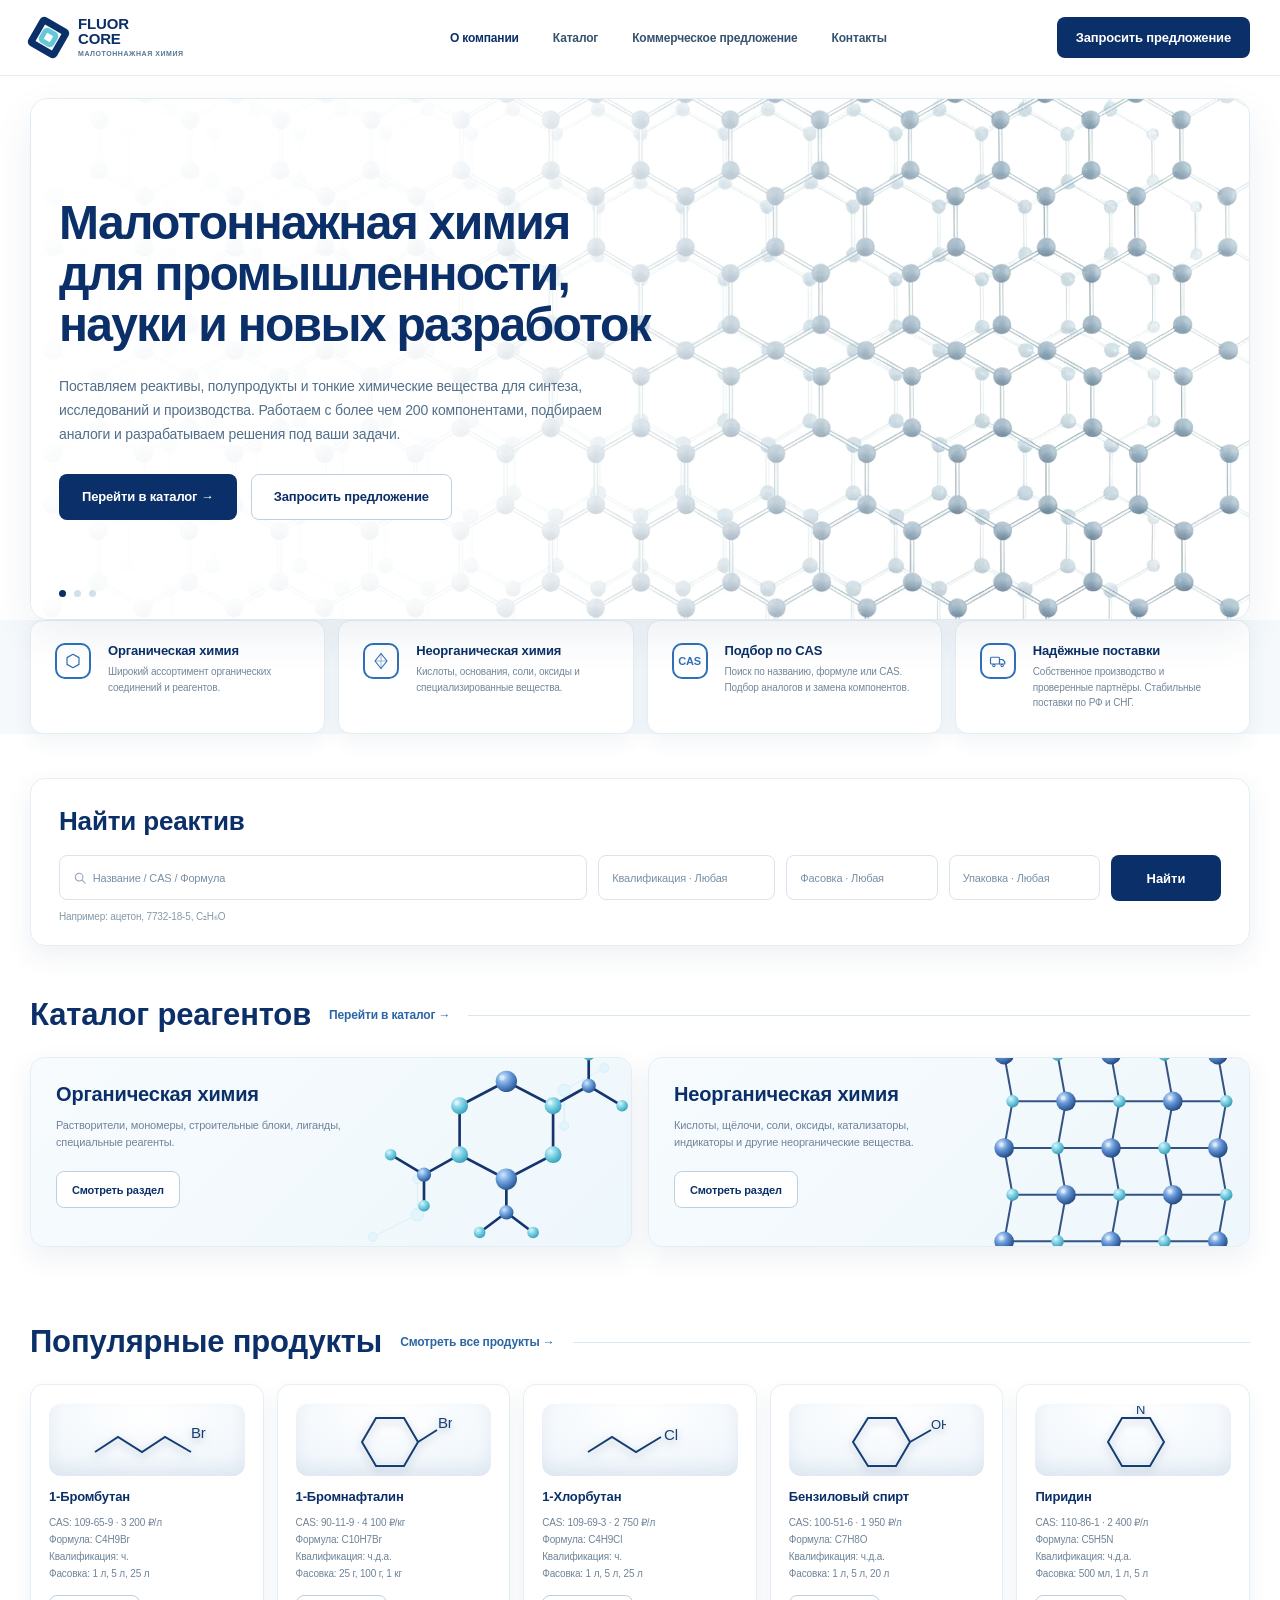
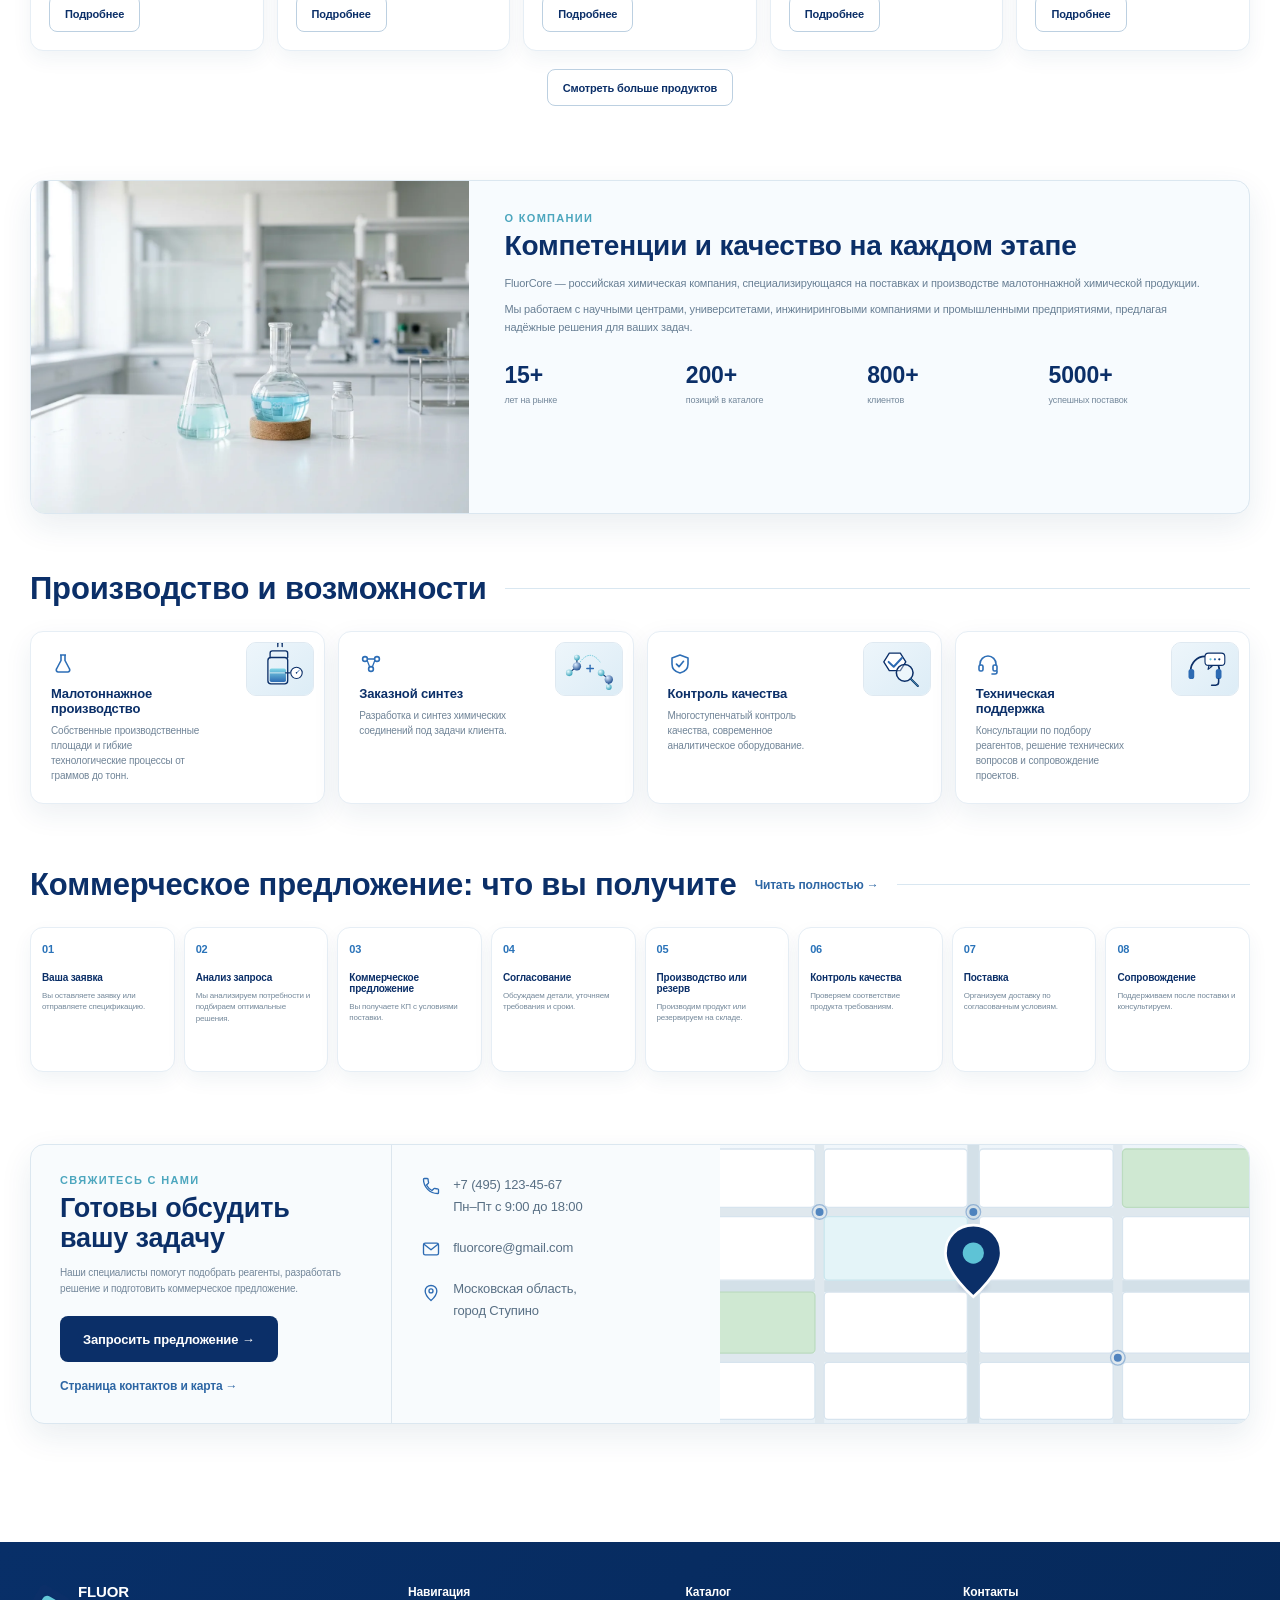
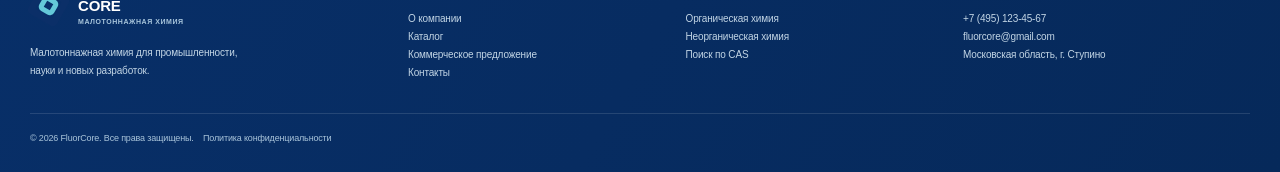
<file: index.html>
<!doctype html>
<html lang="ru">
<head>
<meta charset="utf-8" />
<meta name="viewport" content="width=device-width,initial-scale=1" />
<title>FluorCore — Главная</title>
<link rel="icon" href="data:image/svg+xml,%3Csvg xmlns='http://www.w3.org/2000/svg' viewBox='0 0 32 32'%3E%3Crect width='32' height='32' rx='6' fill='%230b2f68'/%3E%3Ccircle cx='11' cy='13' r='3.2' fill='%235ec3d6'/%3E%3Ccircle cx='21' cy='13' r='3.2' fill='%235ec3d6'/%3E%3Ccircle cx='16' cy='21' r='3.2' fill='%235ec3d6'/%3E%3Cline x1='11' y1='13' x2='21' y2='13' stroke='%23fff' stroke-width='1.4'/%3E%3Cline x1='11' y1='13' x2='16' y2='21' stroke='%23fff' stroke-width='1.4'/%3E%3Cline x1='21' y1='13' x2='16' y2='21' stroke='%23fff' stroke-width='1.4'/%3E%3C/svg%3E" />
<link rel="stylesheet" href="assets/css/styles.css" />
</head>
<body>

<header>
  <div class="wrap header-row">
    <a class="logo" href="index.html">
      <span class="logo-mark"></span>
      <span class="logo-text">FLUOR<br>CORE<small>МАЛОТОННАЖНАЯ ХИМИЯ</small></span>
    </a>
    <nav id="primary-nav">
      <a href="#about">О компании</a>
      <a href="#catalog">Каталог</a>
      <a href="#offer">Коммерческое предложение</a>
      <a href="#contacts">Контакты</a>
    </nav>
    <a href="#contacts" class="btn primary">Запросить предложение</a>
    <button class="nav-toggle" aria-expanded="false" aria-controls="primary-nav" aria-label="Открыть меню">
      <svg viewBox="0 0 24 24" aria-hidden="true"><path d="M4 6h16M4 12h16M4 18h16" stroke="currentColor" stroke-width="1.8" stroke-linecap="round"/></svg>
    </button>
  </div>
</header>

<main>
  <section class="hero">
    <div class="wrap">
      <div class="hero-shell">
        <div class="hero-slides">
          <div class="hero-slide active"><img src="assets/img/hero/hero-mesh.webp" alt="" role="presentation"></div>
          <div class="hero-slide"><img src="assets/img/hero/hero-chain.webp" alt="" role="presentation"></div>
          <div class="hero-slide"><img src="assets/img/hero/hero-dna.webp" alt="" role="presentation"></div>
        </div>
        <div class="hero-overlay"></div>

        <div class="hero-content">
          <h1>Малотоннажная химия<br>для промышленности,<br>науки и новых разработок</h1>
          <p>Поставляем реактивы, полупродукты и тонкие химические вещества для синтеза, исследований и производства. Работаем с более чем 200 компонентами, подбираем аналоги и разрабатываем решения под ваши задачи.</p>
          <div class="hero-actions">
            <a class="btn primary" href="#catalog">Перейти в каталог →</a>
            <a class="btn secondary" href="#contacts">Запросить предложение</a>
          </div>
        </div>

        <div class="hero-dots">
          <button class="active" aria-label="Слайд 1"></button>
          <button aria-label="Слайд 2"></button>
          <button aria-label="Слайд 3"></button>
        </div>
      </div>
    </div>
  </section>

  <section class="benefits">
    <div class="wrap benefit-grid">
      <div class="benefit"><div class="benefit-icon"><svg viewBox="0 0 24 24" aria-hidden="true"><path d="M12 3 20 7.5v9L12 21 4 16.5v-9Z" fill="none" stroke="currentColor" stroke-width="1.6" stroke-linejoin="round"/></svg></div><div><h3>Органическая химия</h3><p>Широкий ассортимент органических соединений и реагентов.</p></div></div>
      <div class="benefit"><div class="benefit-icon"><svg viewBox="0 0 24 24" aria-hidden="true"><path d="M12 2 4 12l8 10 8-10Z" fill="none" stroke="currentColor" stroke-width="1.6" stroke-linejoin="round"/><path d="M4 12h16M12 2v20" stroke="currentColor" stroke-width="1.1" opacity=".6"/></svg></div><div><h3>Неорганическая химия</h3><p>Кислоты, основания, соли, оксиды и специализированные вещества.</p></div></div>
      <div class="benefit"><div class="benefit-icon">CAS</div><div><h3>Подбор по CAS</h3><p>Поиск по названию, формуле или CAS. Подбор аналогов и замена компонентов.</p></div></div>
      <div class="benefit"><div class="benefit-icon"><svg viewBox="0 0 24 24" aria-hidden="true"><rect x="2" y="7" width="12" height="9" rx="1.2" fill="none" stroke="currentColor" stroke-width="1.6"/><path d="M14 10h4l3 3v3h-7v-6Z" fill="none" stroke="currentColor" stroke-width="1.6" stroke-linejoin="round"/><circle cx="6.5" cy="18" r="1.6" fill="none" stroke="currentColor" stroke-width="1.4"/><circle cx="17.5" cy="18" r="1.6" fill="none" stroke="currentColor" stroke-width="1.4"/></svg></div><div><h3>Надёжные поставки</h3><p>Собственное производство и проверенные партнёры. Стабильные поставки по РФ и СНГ.</p></div></div>
    </div>
  </section>

  <section class="search-section">
    <div class="wrap">
      <div class="search-card">
        <h2>Найти реактив</h2>
        <div class="search-row">
          <div class="field"><svg class="field-icon" viewBox="0 0 24 24" aria-hidden="true"><circle cx="10.5" cy="10.5" r="6.5" fill="none" stroke="currentColor" stroke-width="1.8"/><path d="M15.5 15.5 21 21" stroke="currentColor" stroke-width="1.8" stroke-linecap="round"/></svg>&nbsp; Название / CAS / Формула</div>
          <div class="field">Квалификация · Любая</div>
          <div class="field">Фасовка · Любая</div>
          <div class="field">Упаковка · Любая</div>
          <button class="btn primary">Найти</button>
        </div>
        <div class="search-note">Например: ацетон, 7732-18-5, C₂H₆O</div>
      </div>
    </div>
  </section>

  <section id="catalog" class="section" style="padding-top:28px">
    <div class="wrap">
      <div class="section-title"><h2>Каталог реагентов</h2><a class="section-link" href="catalog.html">Перейти в каталог →</a></div>
      <div class="category-grid">
        <article class="category-card">
          <h3>Органическая химия</h3>
          <p>Растворители, мономеры, строительные блоки, лиганды, специальные реагенты.</p>
          <a class="btn secondary small" href="catalog.html#organic">Смотреть раздел</a>
          <img src="[data-uri]" alt="">
        </article>
        <article class="category-card">
          <h3>Неорганическая химия</h3>
          <p>Кислоты, щёлочи, соли, оксиды, катализаторы, индикаторы и другие неорганические вещества.</p>
          <a class="btn secondary small" href="catalog.html#inorganic">Смотреть раздел</a>
          <img src="[data-uri]" alt="">
        </article>
      </div>
    </div>
  </section>

  <section class="section" style="padding-top:20px">
    <div class="wrap">
      <div class="section-title"><h2>Популярные продукты</h2><a class="section-link" href="catalog.html">Смотреть все продукты →</a></div>
      <div class="products">
        <article class="product">
          <div class="formula"><svg width="118" height="68"><polyline points="7,46 30,31 54,46 77,31 103,46" fill="none" stroke="#153E72" stroke-width="2"/><text x="103" y="32" font-size="15" fill="#153E72">Br</text></svg></div>
          <h3>1-Бромбутан</h3><div class="meta">CAS: 109-65-9 &middot; 3 200 ₽/л<br>Формула: C4H9Br<br>Квалификация: ч.<br>Фасовка: 1 л, 5 л, 25 л</div>
          <a class="btn secondary small" href="product.html">Подробнее</a>
        </article>
        <article class="product">
          <div class="formula"><svg width="118" height="68"><polygon points="28,36 42,12 70,12 84,36 70,60 42,60" fill="none" stroke="#153E72" stroke-width="2"/><polyline points="84,36 103,24" fill="none" stroke="#153E72" stroke-width="2"/><text x="104" y="22" font-size="15" fill="#153E72">Br</text></svg></div>
          <h3>1-Бромнафталин</h3><div class="meta">CAS: 90-11-9 &middot; 4 100 ₽/кг<br>Формула: C10H7Br<br>Квалификация: ч.д.а.<br>Фасовка: 25 г, 100 г, 1 кг</div>
          <a class="btn secondary small" href="product.html">Подробнее</a>
        </article>
        <article class="product">
          <div class="formula"><svg width="118" height="68"><polyline points="7,46 31,31 55,46 80,31" fill="none" stroke="#153E72" stroke-width="2"/><text x="83" y="34" font-size="15" fill="#153E72">Cl</text></svg></div>
          <h3>1-Хлорбутан</h3><div class="meta">CAS: 109-69-3 &middot; 2 750 ₽/л<br>Формула: C4H9Cl<br>Квалификация: ч.<br>Фасовка: 1 л, 5 л, 25 л</div>
          <a class="btn secondary small" href="product.html">Подробнее</a>
        </article>
        <article class="product">
          <div class="formula"><svg width="118" height="68"><polygon points="25,36 40,12 68,12 82,36 68,60 40,60" fill="none" stroke="#153E72" stroke-width="2"/><line x1="82" y1="36" x2="103" y2="24" stroke="#153E72" stroke-width="2"/><text x="103" y="23" font-size="13" fill="#153E72">OH</text></svg></div>
          <h3>Бензиловый спирт</h3><div class="meta">CAS: 100-51-6 &middot; 1 950 ₽/л<br>Формула: C7H8O<br>Квалификация: ч.д.а.<br>Фасовка: 1 л, 5 л, 20 л</div>
          <a class="btn secondary small" href="product.html">Подробнее</a>
        </article>
        <article class="product">
          <div class="formula"><svg width="118" height="68"><polygon points="34,36 48,12 76,12 90,36 76,60 48,60" fill="none" stroke="#153E72" stroke-width="2"/><text x="62" y="8" font-size="13" fill="#153E72">N</text></svg></div>
          <h3>Пиридин</h3><div class="meta">CAS: 110-86-1 &middot; 2 400 ₽/л<br>Формула: C5H5N<br>Квалификация: ч.д.а.<br>Фасовка: 500 мл, 1 л, 5 л</div>
          <a class="btn secondary small" href="product.html">Подробнее</a>
        </article>
      </div>
      <div style="text-align:center;margin-top:18px"><a class="btn secondary small" href="catalog.html">Смотреть больше продуктов</a></div>
    </div>
  </section>

  <section id="about" class="section" style="padding-top:16px">
    <div class="wrap">
      <div class="about">
        <div class="about-img"><img src="assets/img/about/lab-bench.webp" alt="Химическая лаборатория" loading="lazy"></div>
        <div class="about-copy">
          <div class="eyebrow">О компании</div>
          <h2>Компетенции и качество на каждом этапе</h2>
          <p>FluorCore — российская химическая компания, специализирующаяся на поставках и производстве малотоннажной химической продукции.</p>
          <p style="margin-top:8px">Мы работаем с научными центрами, университетами, инжиниринговыми компаниями и промышленными предприятиями, предлагая надёжные решения для ваших задач.</p>
          <div class="stats">
            <div class="stat"><strong>15+</strong><span>лет на рынке</span></div>
            <div class="stat"><strong>200+</strong><span>позиций в каталоге</span></div>
            <div class="stat"><strong>800+</strong><span>клиентов</span></div>
            <div class="stat"><strong>5000+</strong><span>успешных поставок</span></div>
          </div>
        </div>
      </div>
    </div>
  </section>

  <section class="section" style="padding-top:0">
    <div class="wrap">
      <div class="section-title"><h2>Производство и возможности</h2></div>
      <div class="cap-grid">
        <div class="cap">
          <div class="cap-thumb"><img src="[data-uri]" alt=""></div>
          <div class="cap-icon"><svg viewBox="0 0 24 24" aria-hidden="true"><path d="M9 3h6M10 3v5.5L5.5 17a2 2 0 0 0 1.8 3h9.4a2 2 0 0 0 1.8-3L14 8.5V3" fill="none" stroke="currentColor" stroke-width="1.6" stroke-linejoin="round"/></svg></div><h3>Малотоннажное производство</h3><p>Собственные производственные площади и гибкие технологические процессы от граммов до тонн.</p>
        </div>
        <div class="cap">
          <div class="cap-thumb"><img src="[data-uri]" alt=""></div>
          <div class="cap-icon"><svg viewBox="0 0 24 24" aria-hidden="true"><circle cx="6" cy="7" r="2.4" fill="none" stroke="currentColor" stroke-width="1.6"/><circle cx="18" cy="7" r="2.4" fill="none" stroke="currentColor" stroke-width="1.6"/><circle cx="12" cy="17" r="2.4" fill="none" stroke="currentColor" stroke-width="1.6"/><path d="M8.1 8.3 10.7 15M15.9 8.3 13.3 15M8.4 7h7.2" stroke="currentColor" stroke-width="1.3"/></svg></div><h3>Заказной синтез</h3><p>Разработка и синтез химических соединений под задачи клиента.</p>
        </div>
        <div class="cap">
          <div class="cap-thumb"><img src="[data-uri]" alt=""></div>
          <div class="cap-icon"><svg viewBox="0 0 24 24" aria-hidden="true"><path d="M12 3 4 6v6c0 5 3.5 8 8 9 4.5-1 8-4 8-9V6Z" fill="none" stroke="currentColor" stroke-width="1.6" stroke-linejoin="round"/><path d="M8.5 12.2 11 14.7l4.5-5.4" fill="none" stroke="currentColor" stroke-width="1.7" stroke-linecap="round" stroke-linejoin="round"/></svg></div><h3>Контроль качества</h3><p>Многоступенчатый контроль качества, современное аналитическое оборудование.</p>
        </div>
        <div class="cap">
          <div class="cap-thumb"><img src="[data-uri]" alt=""></div>
          <div class="cap-icon"><svg viewBox="0 0 24 24" aria-hidden="true"><path d="M4 13v-1a8 8 0 0 1 16 0v1" fill="none" stroke="currentColor" stroke-width="1.6" stroke-linecap="round"/><rect x="3" y="13" width="4" height="6" rx="1.6" fill="none" stroke="currentColor" stroke-width="1.6"/><rect x="17" y="13" width="4" height="6" rx="1.6" fill="none" stroke="currentColor" stroke-width="1.6"/><path d="M21 19v1a2 2 0 0 1-2 2h-3" fill="none" stroke="currentColor" stroke-width="1.6" stroke-linecap="round"/></svg></div><h3>Техническая поддержка</h3><p>Консультации по подбору реагентов, решение технических вопросов и сопровождение проектов.</p>
        </div>
      </div>
    </div>
  </section>

  <section id="offer" class="section" style="padding-top:6px">
    <div class="wrap">
      <div class="section-title"><h2>Коммерческое предложение: что вы получите</h2><a class="section-link" href="offer.html">Читать полностью →</a></div>
      <div class="process">
        <div class="step"><div class="num">01</div><h3>Ваша заявка</h3><p>Вы оставляете заявку или отправляете спецификацию.</p></div>
        <div class="step"><div class="num">02</div><h3>Анализ запроса</h3><p>Мы анализируем потребности и подбираем оптимальные решения.</p></div>
        <div class="step"><div class="num">03</div><h3>Коммерческое предложение</h3><p>Вы получаете КП с условиями поставки.</p></div>
        <div class="step"><div class="num">04</div><h3>Согласование</h3><p>Обсуждаем детали, уточняем требования и сроки.</p></div>
        <div class="step"><div class="num">05</div><h3>Производство или резерв</h3><p>Производим продукт или резервируем на складе.</p></div>
        <div class="step"><div class="num">06</div><h3>Контроль качества</h3><p>Проверяем соответствие продукта требованиям.</p></div>
        <div class="step"><div class="num">07</div><h3>Поставка</h3><p>Организуем доставку по согласованным условиям.</p></div>
        <div class="step"><div class="num">08</div><h3>Сопровождение</h3><p>Поддерживаем после поставки и консультируем.</p></div>
      </div>
    </div>
  </section>

  <section id="contacts" class="section" style="padding-top:14px">
    <div class="wrap">
      <div class="contact">
        <div class="contact-copy">
          <div class="eyebrow">Свяжитесь с нами</div>
          <h2>Готовы обсудить вашу задачу</h2>
          <p>Наши специалисты помогут подобрать реагенты, разработать решение и подготовить коммерческое предложение.</p>
          <a class="btn primary" href="mailto:fluorcore@gmail.com">Запросить предложение →</a>
          <div style="margin-top:14px"><a class="section-link" href="contacts.html">Страница контактов и карта →</a></div>
        </div>
        <div class="contact-info">
          <div class="c-row">
            <svg class="c-icon" viewBox="0 0 24 24" aria-hidden="true"><path d="M6.6 10.8a15.05 15.05 0 0 0 6.6 6.6l2.2-2.2a1 1 0 0 1 1.02-.24c1.12.37 2.33.57 3.58.57a1 1 0 0 1 1 1V20a1 1 0 0 1-1 1C10.61 21 3 13.39 3 4a1 1 0 0 1 1-1h3.5a1 1 0 0 1 1 1c0 1.25.2 2.46.57 3.58a1 1 0 0 1-.25 1.02l-2.22 2.2Z" fill="none" stroke="currentColor" stroke-width="1.6" stroke-linejoin="round"/></svg>
            <div>+7 (495) 123-45-67<br>Пн–Пт с 9:00 до 18:00</div>
          </div>
          <div class="c-row">
            <svg class="c-icon" viewBox="0 0 24 24" aria-hidden="true"><rect x="3" y="5" width="18" height="14" rx="2" fill="none" stroke="currentColor" stroke-width="1.6"/><path d="M4 6.5 12 13l8-6.5" fill="none" stroke="currentColor" stroke-width="1.6" stroke-linecap="round" stroke-linejoin="round"/></svg>
            <div>fluorcore@gmail.com</div>
          </div>
          <div class="c-row">
            <svg class="c-icon" viewBox="0 0 24 24" aria-hidden="true"><path d="M12 21s7-6.1 7-11.5C19 5.9 15.9 3 12 3S5 5.9 5 9.5C5 14.9 12 21 12 21Z" fill="none" stroke="currentColor" stroke-width="1.6" stroke-linejoin="round"/><circle cx="12" cy="9.5" r="2.4" fill="none" stroke="currentColor" stroke-width="1.6"/></svg>
            <div>Московская область,<br>город Ступино</div>
          </div>
        </div>
        <div class="map"><svg xmlns="http://www.w3.org/2000/svg" viewBox="0 0 900 420" preserveAspectRatio="xMidYMid slice" role="img" aria-hidden="true">
  <defs>
    <linearGradient id="map-bg" x1="0" y1="0" x2="1" y2="1">
      <stop offset="0%" stop-color="#f3f8fc"/>
      <stop offset="100%" stop-color="#e4eef5"/>
    </linearGradient>
    <filter id="map-pin-shadow" x="-80%" y="-80%" width="260%" height="260%">
      <feGaussianBlur in="SourceGraphic" stdDeviation="3"/>
    </filter>
  </defs>

  <rect width="900" height="420" fill="url(#map-bg)"/>

  <!-- streets: two minor + one main avenue each way -->
  <rect x="0" y="94" width="900" height="14" fill="#dfe8ee"/>
  <rect x="0" y="204" width="900" height="18" fill="#d3e0e8"/>
  <rect x="0" y="314" width="900" height="14" fill="#dfe8ee"/>
  <rect x="194" y="0" width="14" height="420" fill="#dfe8ee"/>
  <rect x="424" y="0" width="18" height="420" fill="#d3e0e8"/>
  <rect x="644" y="0" width="14" height="420" fill="#dfe8ee"/>

  <!-- city blocks -->
  <g stroke="#d7e4ee" stroke-width="2">
    <rect x="6" y="6" width="188" height="88" rx="6" fill="#ffffff"/>
    <rect x="208" y="6" width="216" height="88" rx="6" fill="#ffffff"/>
    <rect x="442" y="6" width="202" height="88" rx="6" fill="#ffffff"/>
    <rect x="658" y="6" width="236" height="88" rx="6" fill="#cfe8d2" stroke="#bcdcc0"/>

    <rect x="6" y="108" width="188" height="96" rx="6" fill="#ffffff"/>
    <rect x="208" y="108" width="216" height="96" rx="6" fill="#e4f4f8" stroke="#c9e6ee"/>
    <rect x="442" y="108" width="202" height="96" rx="6" fill="#ffffff"/>
    <rect x="658" y="108" width="236" height="96" rx="6" fill="#ffffff"/>

    <rect x="6" y="222" width="188" height="92" rx="6" fill="#cfe8d2" stroke="#bcdcc0"/>
    <rect x="208" y="222" width="216" height="92" rx="6" fill="#ffffff"/>
    <rect x="442" y="222" width="202" height="92" rx="6" fill="#ffffff"/>
    <rect x="658" y="222" width="236" height="92" rx="6" fill="#ffffff"/>

    <rect x="6" y="328" width="188" height="86" rx="6" fill="#ffffff"/>
    <rect x="208" y="328" width="216" height="86" rx="6" fill="#ffffff"/>
    <rect x="442" y="328" width="202" height="86" rx="6" fill="#ffffff"/>
    <rect x="658" y="328" width="236" height="86" rx="6" fill="#ffffff"/>
  </g>

  <!-- points of interest along the streets -->
  <g>
    <circle cx="201" cy="101" r="6" fill="#2d6bb3" opacity=".8"/>
    <circle cx="201" cy="101" r="11" fill="none" stroke="#2d6bb3" stroke-width="2" opacity=".4"/>
    <circle cx="651" cy="321" r="6" fill="#2d6bb3" opacity=".8"/>
    <circle cx="651" cy="321" r="11" fill="none" stroke="#2d6bb3" stroke-width="2" opacity=".4"/>
    <circle cx="433" cy="101" r="6" fill="#2d6bb3" opacity=".8"/>
    <circle cx="433" cy="101" r="11" fill="none" stroke="#2d6bb3" stroke-width="2" opacity=".4"/>
  </g>

  <!-- pin marker, tip lands exactly on the main-avenue intersection -->
  <g transform="translate(-37,-43)" filter="url(#map-pin-shadow)">
    <ellipse cx="470" cy="256" rx="22" ry="7" fill="#0b2f68" opacity=".18"/>
  </g>
  <g transform="translate(-37,-43)">
    <path d="M470 164 c-24 0 -42 18 -42 42 c0 30 42 66 42 66 s42 -36 42 -66 c0 -24 -18 -42 -42 -42 z" fill="#0b2f68" stroke="#ffffff" stroke-width="4"/>
    <circle cx="470" cy="206" r="16" fill="#5ec3d6"/>
  </g>
</svg></div>
      </div>
    </div>
  </section>
</main>

<footer>
  <div class="wrap">
    <div class="footer-grid">
      <div>
        <a class="logo" href="index.html">
          <span class="logo-mark"></span>
          <span class="logo-text">FLUOR<br>CORE<small style="color:#a9c6dc">МАЛОТОННАЖНАЯ ХИМИЯ</small></span>
        </a>
        <p style="margin-top:19px">Малотоннажная химия для промышленности,<br>науки и новых разработок.</p>
      </div>
      <div><h3>Навигация</h3><ul><li>О компании</li><li>Каталог</li><li>Коммерческое предложение</li><li>Контакты</li></ul></div>
      <div><h3>Каталог</h3><ul><li>Органическая химия</li><li>Неорганическая химия</li><li>Поиск по CAS</li></ul></div>
      <div><h3>Контакты</h3><ul><li>+7 (495) 123-45-67</li><li>fluorcore@gmail.com</li><li>Московская область, г. Ступино</li></ul></div>
    </div>
    <div class="copy">© 2026 FluorCore. Все права защищены. &nbsp;&nbsp; Политика конфиденциальности</div>
  </div>
</footer>

<script src="assets/js/main.js"></script>
</body>
</html>
</file>
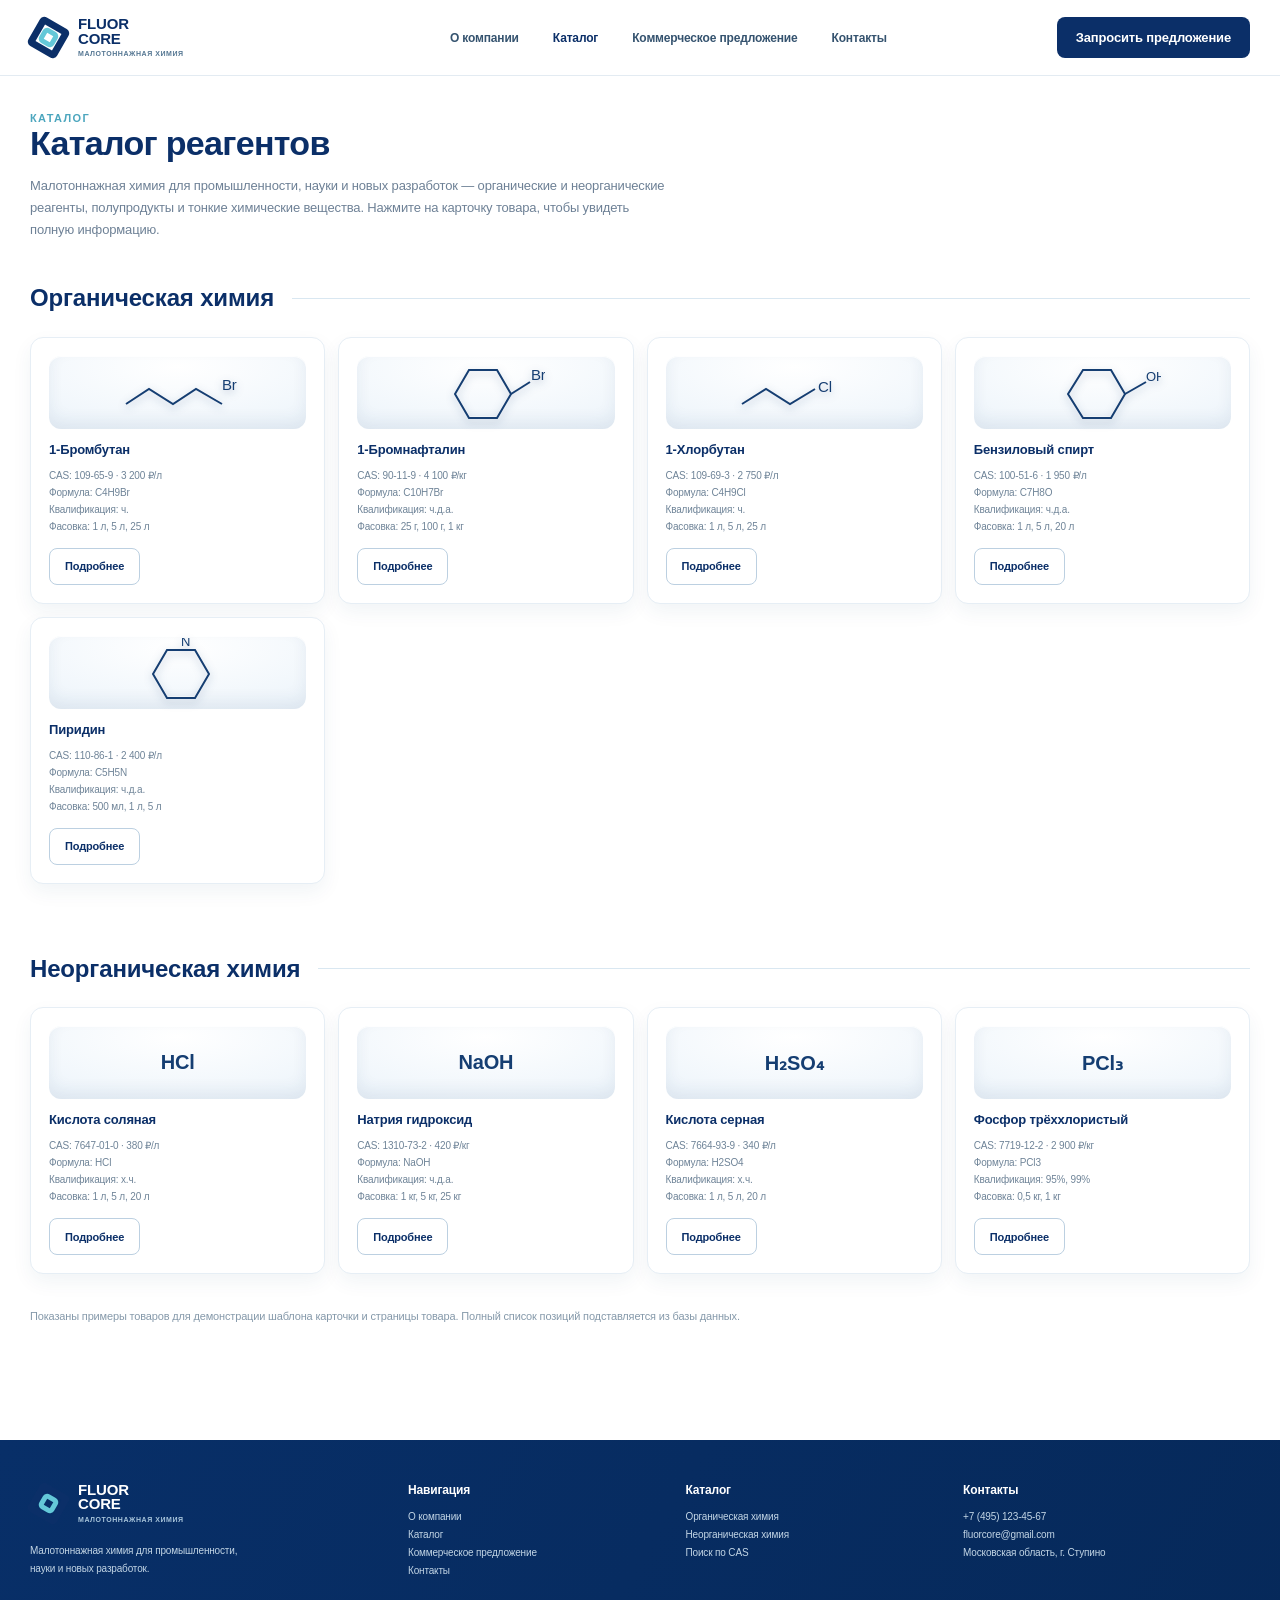
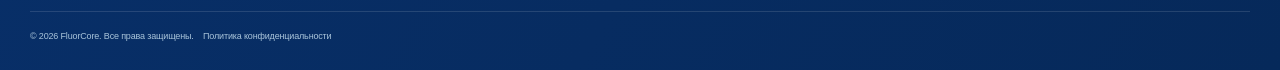
<file: catalog.html>
<!doctype html>
<html lang="ru">
<head>
<meta charset="utf-8" />
<meta name="viewport" content="width=device-width,initial-scale=1" />
<title>Каталог реагентов — FluorCore</title>
<link rel="icon" href="data:image/svg+xml,%3Csvg xmlns='http://www.w3.org/2000/svg' viewBox='0 0 32 32'%3E%3Crect width='32' height='32' rx='6' fill='%230b2f68'/%3E%3Ccircle cx='11' cy='13' r='3.2' fill='%235ec3d6'/%3E%3Ccircle cx='21' cy='13' r='3.2' fill='%235ec3d6'/%3E%3Ccircle cx='16' cy='21' r='3.2' fill='%235ec3d6'/%3E%3Cline x1='11' y1='13' x2='21' y2='13' stroke='%23fff' stroke-width='1.4'/%3E%3Cline x1='11' y1='13' x2='16' y2='21' stroke='%23fff' stroke-width='1.4'/%3E%3Cline x1='21' y1='13' x2='16' y2='21' stroke='%23fff' stroke-width='1.4'/%3E%3C/svg%3E" />
<link rel="stylesheet" href="assets/css/styles.css" />
</head>
<body>

<header>
  <div class="wrap header-row">
    <a class="logo" href="index.html">
      <span class="logo-mark"></span>
      <span class="logo-text">FLUOR<br>CORE<small>МАЛОТОННАЖНАЯ ХИМИЯ</small></span>
    </a>
    <nav id="primary-nav">
      <a href="index.html#about">О компании</a>
      <a href="catalog.html" class="active">Каталог</a>
      <a href="offer.html">Коммерческое предложение</a>
      <a href="contacts.html">Контакты</a>
    </nav>
    <a href="contacts.html" class="btn primary">Запросить предложение</a>
    <button class="nav-toggle" aria-expanded="false" aria-controls="primary-nav" aria-label="Открыть меню">
      <svg viewBox="0 0 24 24" aria-hidden="true"><path d="M4 6h16M4 12h16M4 18h16" stroke="currentColor" stroke-width="1.8" stroke-linecap="round"/></svg>
    </button>
  </div>
</header>

<main>
  <section class="catalog-hero">
    <div class="wrap">
      <div class="eyebrow">Каталог</div>
      <h1>Каталог реагентов</h1>
      <p>Малотоннажная химия для промышленности, науки и новых разработок — органические и неорганические реагенты, полупродукты и тонкие химические вещества. Нажмите на карточку товара, чтобы увидеть полную информацию.</p>
    </div>
  </section>

  <section id="organic" class="catalog-section">
    <div class="wrap">
      <div class="section-title"><h2>Органическая химия</h2></div>
      <div class="products">
        <article class="product">
          <div class="formula"><svg width="118" height="68"><polyline points="7,46 30,31 54,46 77,31 103,46" fill="none" stroke="#153E72" stroke-width="2"/><text x="103" y="32" font-size="15" fill="#153E72">Br</text></svg></div>
          <h3>1-Бромбутан</h3><div class="meta">CAS: 109-65-9 &middot; 3 200 ₽/л<br>Формула: C4H9Br<br>Квалификация: ч.<br>Фасовка: 1 л, 5 л, 25 л</div>
          <a class="btn secondary small" href="product.html">Подробнее</a>
        </article>
        <article class="product">
          <div class="formula"><svg width="118" height="68"><polygon points="28,36 42,12 70,12 84,36 70,60 42,60" fill="none" stroke="#153E72" stroke-width="2"/><polyline points="84,36 103,24" fill="none" stroke="#153E72" stroke-width="2"/><text x="104" y="22" font-size="15" fill="#153E72">Br</text></svg></div>
          <h3>1-Бромнафталин</h3><div class="meta">CAS: 90-11-9 &middot; 4 100 ₽/кг<br>Формула: C10H7Br<br>Квалификация: ч.д.а.<br>Фасовка: 25 г, 100 г, 1 кг</div>
          <a class="btn secondary small" href="product.html">Подробнее</a>
        </article>
        <article class="product">
          <div class="formula"><svg width="118" height="68"><polyline points="7,46 31,31 55,46 80,31" fill="none" stroke="#153E72" stroke-width="2"/><text x="83" y="34" font-size="15" fill="#153E72">Cl</text></svg></div>
          <h3>1-Хлорбутан</h3><div class="meta">CAS: 109-69-3 &middot; 2 750 ₽/л<br>Формула: C4H9Cl<br>Квалификация: ч.<br>Фасовка: 1 л, 5 л, 25 л</div>
          <a class="btn secondary small" href="product.html">Подробнее</a>
        </article>
        <article class="product">
          <div class="formula"><svg width="118" height="68"><polygon points="25,36 40,12 68,12 82,36 68,60 40,60" fill="none" stroke="#153E72" stroke-width="2"/><line x1="82" y1="36" x2="103" y2="24" stroke="#153E72" stroke-width="2"/><text x="103" y="23" font-size="13" fill="#153E72">OH</text></svg></div>
          <h3>Бензиловый спирт</h3><div class="meta">CAS: 100-51-6 &middot; 1 950 ₽/л<br>Формула: C7H8O<br>Квалификация: ч.д.а.<br>Фасовка: 1 л, 5 л, 20 л</div>
          <a class="btn secondary small" href="product.html">Подробнее</a>
        </article>
        <article class="product">
          <div class="formula"><svg width="118" height="68"><polygon points="34,36 48,12 76,12 90,36 76,60 48,60" fill="none" stroke="#153E72" stroke-width="2"/><text x="62" y="8" font-size="13" fill="#153E72">N</text></svg></div>
          <h3>Пиридин</h3><div class="meta">CAS: 110-86-1 &middot; 2 400 ₽/л<br>Формула: C5H5N<br>Квалификация: ч.д.а.<br>Фасовка: 500 мл, 1 л, 5 л</div>
          <a class="btn secondary small" href="product.html">Подробнее</a>
        </article>
      </div>
    </div>
  </section>

  <section id="inorganic" class="catalog-section">
    <div class="wrap">
      <div class="section-title"><h2>Неорганическая химия</h2></div>
      <div class="products">
        <article class="product">
          <div class="formula"><span style="font-size:20px;font-weight:800">HCl</span></div>
          <h3>Кислота соляная</h3><div class="meta">CAS: 7647-01-0 &middot; 380 ₽/л<br>Формула: HCl<br>Квалификация: х.ч.<br>Фасовка: 1 л, 5 л, 20 л</div>
          <a class="btn secondary small" href="product.html">Подробнее</a>
        </article>
        <article class="product">
          <div class="formula"><span style="font-size:20px;font-weight:800">NaOH</span></div>
          <h3>Натрия гидроксид</h3><div class="meta">CAS: 1310-73-2 &middot; 420 ₽/кг<br>Формула: NaOH<br>Квалификация: ч.д.а.<br>Фасовка: 1 кг, 5 кг, 25 кг</div>
          <a class="btn secondary small" href="product.html">Подробнее</a>
        </article>
        <article class="product">
          <div class="formula"><span style="font-size:20px;font-weight:800">H₂SO₄</span></div>
          <h3>Кислота серная</h3><div class="meta">CAS: 7664-93-9 &middot; 340 ₽/л<br>Формула: H2SO4<br>Квалификация: х.ч.<br>Фасовка: 1 л, 5 л, 20 л</div>
          <a class="btn secondary small" href="product.html">Подробнее</a>
        </article>
        <article class="product">
          <div class="formula"><span style="font-size:20px;font-weight:800">PCl₃</span></div>
          <h3>Фосфор трёххлористый</h3><div class="meta">CAS: 7719-12-2 &middot; 2 900 ₽/кг<br>Формула: PCl3<br>Квалификация: 95%, 99%<br>Фасовка: 0,5 кг, 1 кг</div>
          <a class="btn secondary small" href="product.html">Подробнее</a>
        </article>
      </div>
    </div>
  </section>

  <section class="section" style="padding-top:0">
    <div class="wrap">
      <p style="font-size:11px;color:#8599aa">Показаны примеры товаров для демонстрации шаблона карточки и страницы товара. Полный список позиций подставляется из базы данных.</p>
    </div>
  </section>
</main>

<footer>
  <div class="wrap">
    <div class="footer-grid">
      <div>
        <a class="logo" href="index.html">
          <span class="logo-mark"></span>
          <span class="logo-text">FLUOR<br>CORE<small style="color:#a9c6dc">МАЛОТОННАЖНАЯ ХИМИЯ</small></span>
        </a>
        <p style="margin-top:19px">Малотоннажная химия для промышленности,<br>науки и новых разработок.</p>
      </div>
      <div><h3>Навигация</h3><ul><li><a href="index.html#about">О компании</a></li><li><a href="catalog.html">Каталог</a></li><li><a href="offer.html">Коммерческое предложение</a></li><li><a href="contacts.html">Контакты</a></li></ul></div>
      <div><h3>Каталог</h3><ul><li><a href="catalog.html#organic">Органическая химия</a></li><li><a href="catalog.html#inorganic">Неорганическая химия</a></li><li>Поиск по CAS</li></ul></div>
      <div><h3>Контакты</h3><ul><li>+7 (495) 123-45-67</li><li>fluorcore@gmail.com</li><li>Московская область, г. Ступино</li></ul></div>
    </div>
    <div class="copy">© 2026 FluorCore. Все права защищены. &nbsp;&nbsp; Политика конфиденциальности</div>
  </div>
</footer>

<script src="assets/js/main.js"></script>
</body>
</html>
</file>
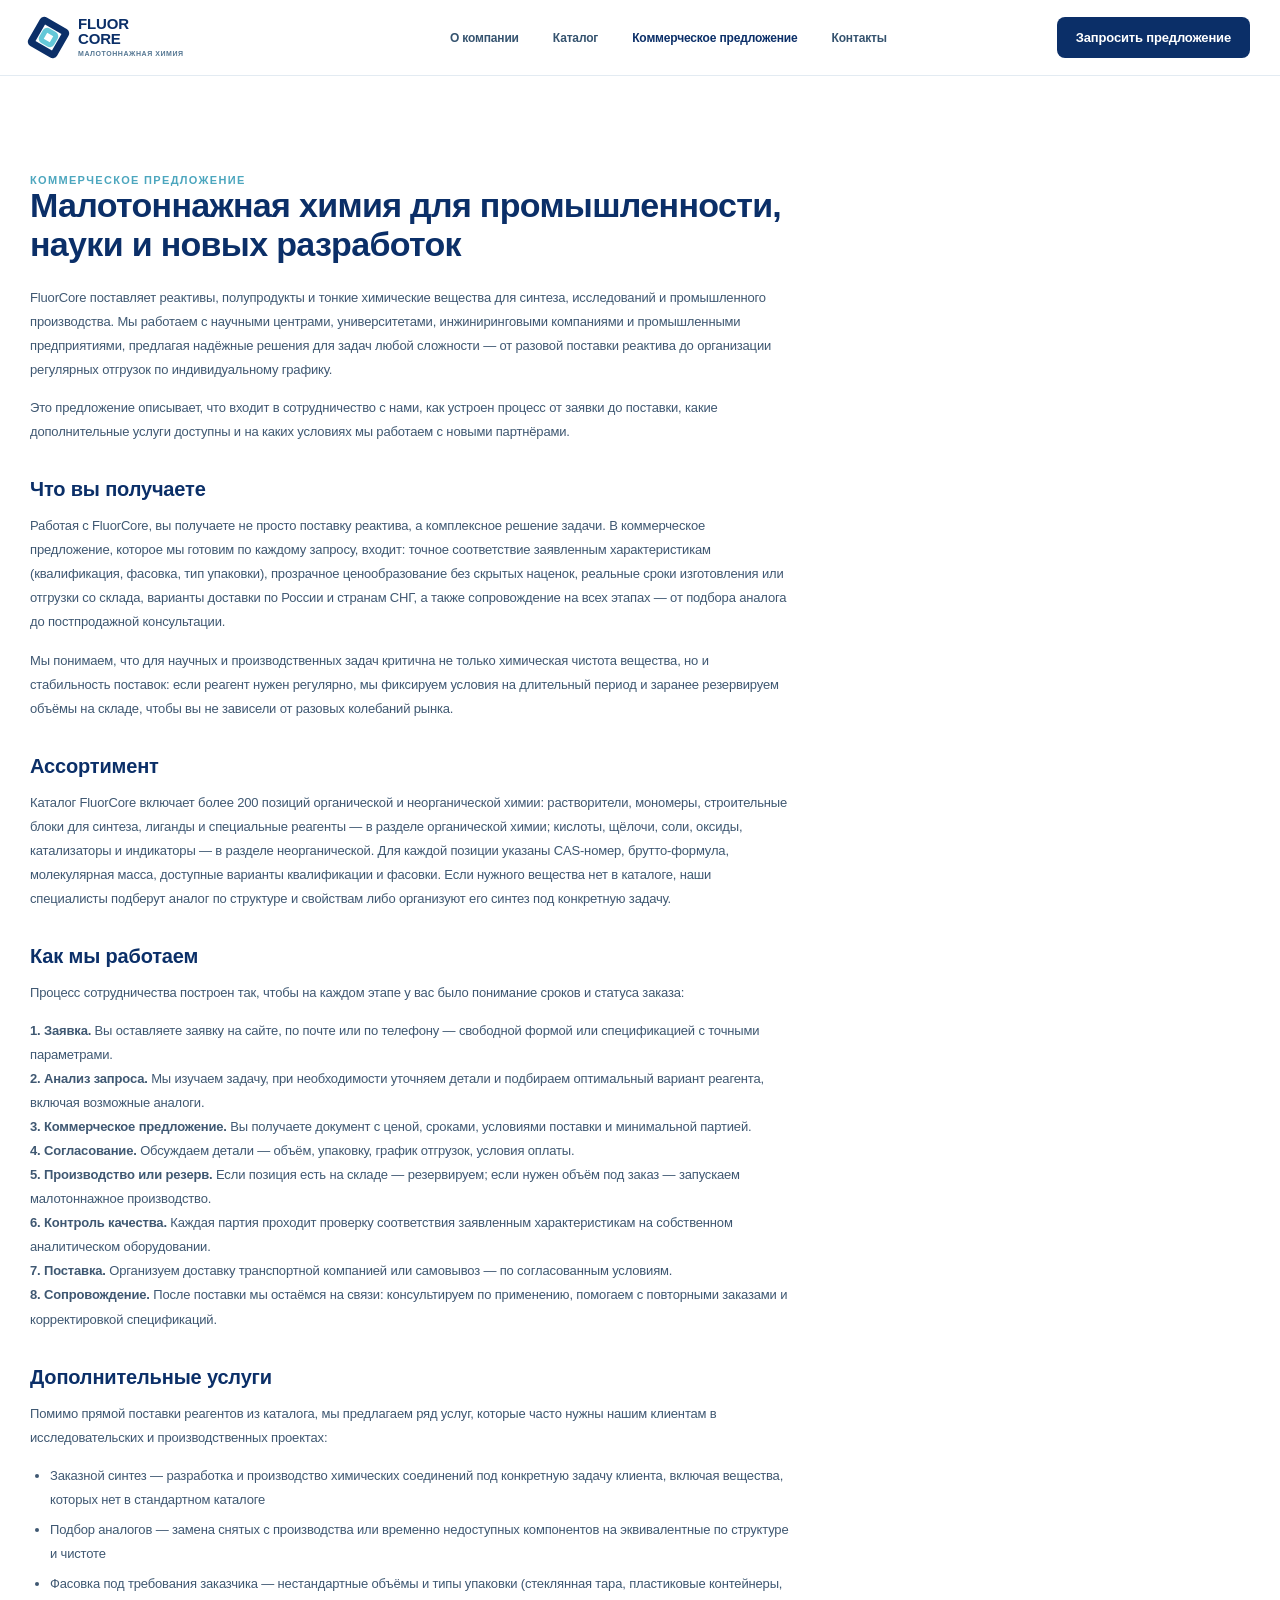
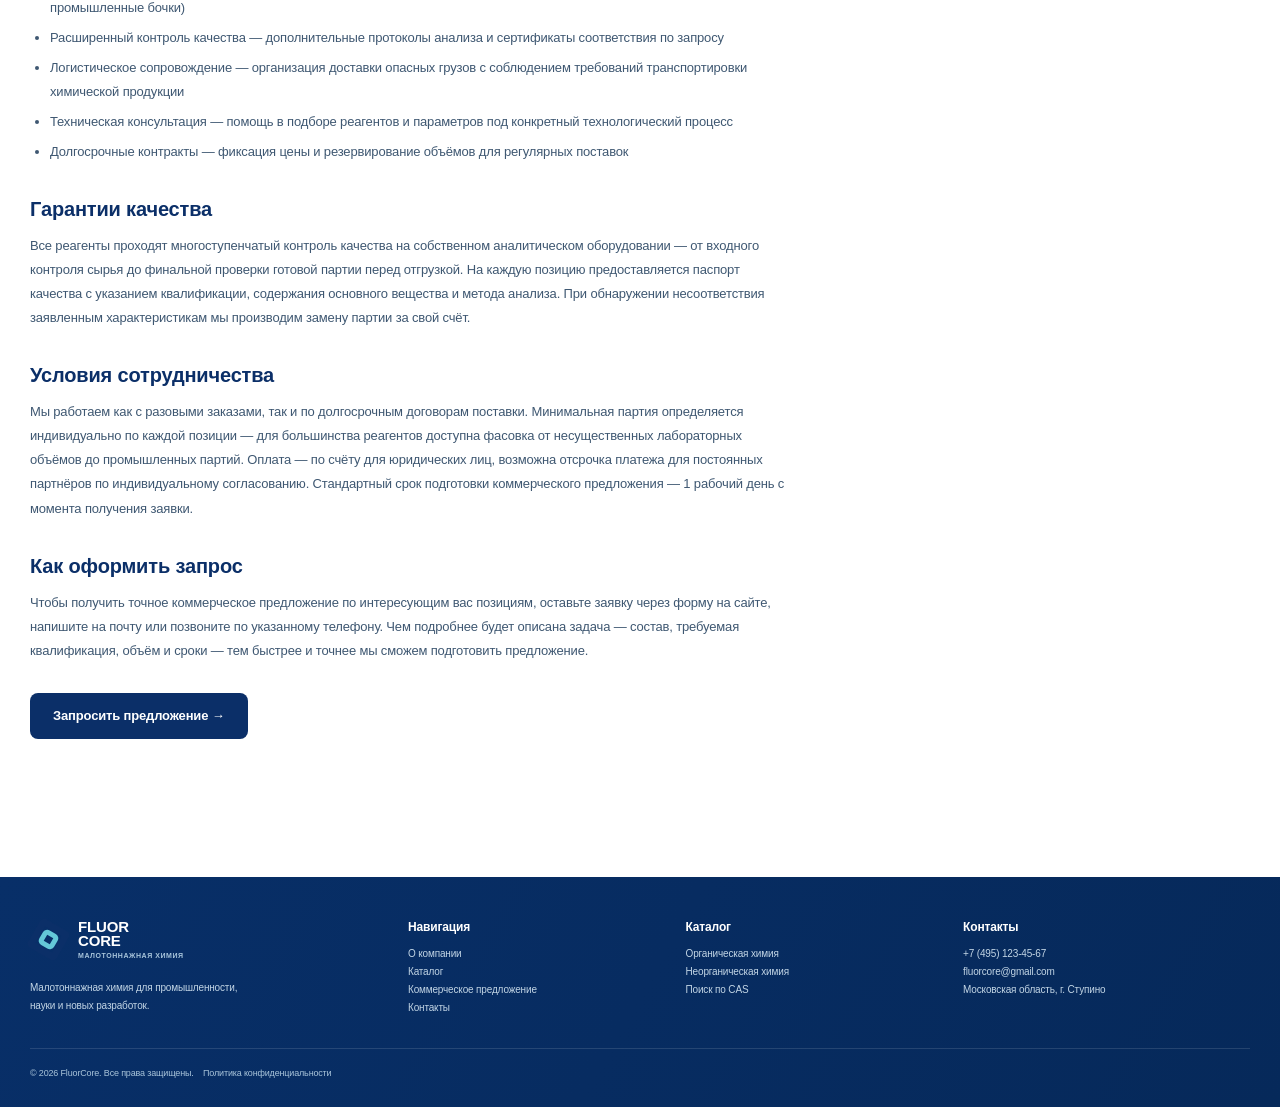
<file: offer.html>
<!doctype html>
<html lang="ru">
<head>
<meta charset="utf-8" />
<meta name="viewport" content="width=device-width,initial-scale=1" />
<title>Коммерческое предложение — FluorCore</title>
<link rel="icon" href="data:image/svg+xml,%3Csvg xmlns='http://www.w3.org/2000/svg' viewBox='0 0 32 32'%3E%3Crect width='32' height='32' rx='6' fill='%230b2f68'/%3E%3Ccircle cx='11' cy='13' r='3.2' fill='%235ec3d6'/%3E%3Ccircle cx='21' cy='13' r='3.2' fill='%235ec3d6'/%3E%3Ccircle cx='16' cy='21' r='3.2' fill='%235ec3d6'/%3E%3Cline x1='11' y1='13' x2='21' y2='13' stroke='%23fff' stroke-width='1.4'/%3E%3Cline x1='11' y1='13' x2='16' y2='21' stroke='%23fff' stroke-width='1.4'/%3E%3Cline x1='21' y1='13' x2='16' y2='21' stroke='%23fff' stroke-width='1.4'/%3E%3C/svg%3E" />
<link rel="stylesheet" href="assets/css/styles.css" />
</head>
<body>

<header>
  <div class="wrap header-row">
    <a class="logo" href="index.html">
      <span class="logo-mark"></span>
      <span class="logo-text">FLUOR<br>CORE<small>МАЛОТОННАЖНАЯ ХИМИЯ</small></span>
    </a>
    <nav id="primary-nav">
      <a href="index.html#about">О компании</a>
      <a href="catalog.html">Каталог</a>
      <a href="offer.html" class="active">Коммерческое предложение</a>
      <a href="contacts.html">Контакты</a>
    </nav>
    <a href="contacts.html" class="btn primary">Запросить предложение</a>
    <button class="nav-toggle" aria-expanded="false" aria-controls="primary-nav" aria-label="Открыть меню">
      <svg viewBox="0 0 24 24" aria-hidden="true"><path d="M4 6h16M4 12h16M4 18h16" stroke="currentColor" stroke-width="1.8" stroke-linecap="round"/></svg>
    </button>
  </div>
</header>

<main>
  <section class="section">
    <div class="wrap">
      <article class="offer-article">
        <div class="eyebrow">Коммерческое предложение</div>
        <h1>Малотоннажная химия для промышленности, науки и новых разработок</h1>

        <p>FluorCore поставляет реактивы, полупродукты и тонкие химические вещества для синтеза, исследований и промышленного производства. Мы работаем с научными центрами, университетами, инжиниринговыми компаниями и промышленными предприятиями, предлагая надёжные решения для задач любой сложности — от разовой поставки реактива до организации регулярных отгрузок по индивидуальному графику.</p>

        <p>Это предложение описывает, что входит в сотрудничество с нами, как устроен процесс от заявки до поставки, какие дополнительные услуги доступны и на каких условиях мы работаем с новыми партнёрами.</p>

        <h2>Что вы получаете</h2>
        <p>Работая с FluorCore, вы получаете не просто поставку реактива, а комплексное решение задачи. В коммерческое предложение, которое мы готовим по каждому запросу, входит: точное соответствие заявленным характеристикам (квалификация, фасовка, тип упаковки), прозрачное ценообразование без скрытых наценок, реальные сроки изготовления или отгрузки со склада, варианты доставки по России и странам СНГ, а также сопровождение на всех этапах — от подбора аналога до постпродажной консультации.</p>

        <p>Мы понимаем, что для научных и производственных задач критична не только химическая чистота вещества, но и стабильность поставок: если реагент нужен регулярно, мы фиксируем условия на длительный период и заранее резервируем объёмы на складе, чтобы вы не зависели от разовых колебаний рынка.</p>

        <h2>Ассортимент</h2>
        <p>Каталог FluorCore включает более 200 позиций органической и неорганической химии: растворители, мономеры, строительные блоки для синтеза, лиганды и специальные реагенты — в разделе органической химии; кислоты, щёлочи, соли, оксиды, катализаторы и индикаторы — в разделе неорганической. Для каждой позиции указаны CAS-номер, брутто-формула, молекулярная масса, доступные варианты квалификации и фасовки. Если нужного вещества нет в каталоге, наши специалисты подберут аналог по структуре и свойствам либо организуют его синтез под конкретную задачу.</p>

        <h2>Как мы работаем</h2>
        <p>Процесс сотрудничества построен так, чтобы на каждом этапе у вас было понимание сроков и статуса заказа:</p>
        <p><strong>1. Заявка.</strong> Вы оставляете заявку на сайте, по почте или по телефону — свободной формой или спецификацией с точными параметрами.<br>
        <strong>2. Анализ запроса.</strong> Мы изучаем задачу, при необходимости уточняем детали и подбираем оптимальный вариант реагента, включая возможные аналоги.<br>
        <strong>3. Коммерческое предложение.</strong> Вы получаете документ с ценой, сроками, условиями поставки и минимальной партией.<br>
        <strong>4. Согласование.</strong> Обсуждаем детали — объём, упаковку, график отгрузок, условия оплаты.<br>
        <strong>5. Производство или резерв.</strong> Если позиция есть на складе — резервируем; если нужен объём под заказ — запускаем малотоннажное производство.<br>
        <strong>6. Контроль качества.</strong> Каждая партия проходит проверку соответствия заявленным характеристикам на собственном аналитическом оборудовании.<br>
        <strong>7. Поставка.</strong> Организуем доставку транспортной компанией или самовывоз — по согласованным условиям.<br>
        <strong>8. Сопровождение.</strong> После поставки мы остаёмся на связи: консультируем по применению, помогаем с повторными заказами и корректировкой спецификаций.</p>

        <h2>Дополнительные услуги</h2>
        <p>Помимо прямой поставки реагентов из каталога, мы предлагаем ряд услуг, которые часто нужны нашим клиентам в исследовательских и производственных проектах:</p>
        <ul>
          <li>Заказной синтез — разработка и производство химических соединений под конкретную задачу клиента, включая вещества, которых нет в стандартном каталоге</li>
          <li>Подбор аналогов — замена снятых с производства или временно недоступных компонентов на эквивалентные по структуре и чистоте</li>
          <li>Фасовка под требования заказчика — нестандартные объёмы и типы упаковки (стеклянная тара, пластиковые контейнеры, промышленные бочки)</li>
          <li>Расширенный контроль качества — дополнительные протоколы анализа и сертификаты соответствия по запросу</li>
          <li>Логистическое сопровождение — организация доставки опасных грузов с соблюдением требований транспортировки химической продукции</li>
          <li>Техническая консультация — помощь в подборе реагентов и параметров под конкретный технологический процесс</li>
          <li>Долгосрочные контракты — фиксация цены и резервирование объёмов для регулярных поставок</li>
        </ul>

        <h2>Гарантии качества</h2>
        <p>Все реагенты проходят многоступенчатый контроль качества на собственном аналитическом оборудовании — от входного контроля сырья до финальной проверки готовой партии перед отгрузкой. На каждую позицию предоставляется паспорт качества с указанием квалификации, содержания основного вещества и метода анализа. При обнаружении несоответствия заявленным характеристикам мы производим замену партии за свой счёт.</p>

        <h2>Условия сотрудничества</h2>
        <p>Мы работаем как с разовыми заказами, так и по долгосрочным договорам поставки. Минимальная партия определяется индивидуально по каждой позиции — для большинства реагентов доступна фасовка от несущественных лабораторных объёмов до промышленных партий. Оплата — по счёту для юридических лиц, возможна отсрочка платежа для постоянных партнёров по индивидуальному согласованию. Стандартный срок подготовки коммерческого предложения — 1 рабочий день с момента получения заявки.</p>

        <h2>Как оформить запрос</h2>
        <p>Чтобы получить точное коммерческое предложение по интересующим вас позициям, оставьте заявку через форму на сайте, напишите на почту или позвоните по указанному телефону. Чем подробнее будет описана задача — состав, требуемая квалификация, объём и сроки — тем быстрее и точнее мы сможем подготовить предложение.</p>

        <div class="offer-cta">
          <a class="btn primary" href="contacts.html">Запросить предложение →</a>
        </div>
      </article>
    </div>
  </section>
</main>

<footer>
  <div class="wrap">
    <div class="footer-grid">
      <div>
        <a class="logo" href="index.html">
          <span class="logo-mark"></span>
          <span class="logo-text">FLUOR<br>CORE<small style="color:#a9c6dc">МАЛОТОННАЖНАЯ ХИМИЯ</small></span>
        </a>
        <p style="margin-top:19px">Малотоннажная химия для промышленности,<br>науки и новых разработок.</p>
      </div>
      <div><h3>Навигация</h3><ul><li><a href="index.html#about">О компании</a></li><li><a href="catalog.html">Каталог</a></li><li><a href="offer.html">Коммерческое предложение</a></li><li><a href="contacts.html">Контакты</a></li></ul></div>
      <div><h3>Каталог</h3><ul><li><a href="catalog.html#organic">Органическая химия</a></li><li><a href="catalog.html#inorganic">Неорганическая химия</a></li><li>Поиск по CAS</li></ul></div>
      <div><h3>Контакты</h3><ul><li>+7 (495) 123-45-67</li><li>fluorcore@gmail.com</li><li>Московская область, г. Ступино</li></ul></div>
    </div>
    <div class="copy">© 2026 FluorCore. Все права защищены. &nbsp;&nbsp; Политика конфиденциальности</div>
  </div>
</footer>

<script src="assets/js/main.js"></script>
</body>
</html>
</file>
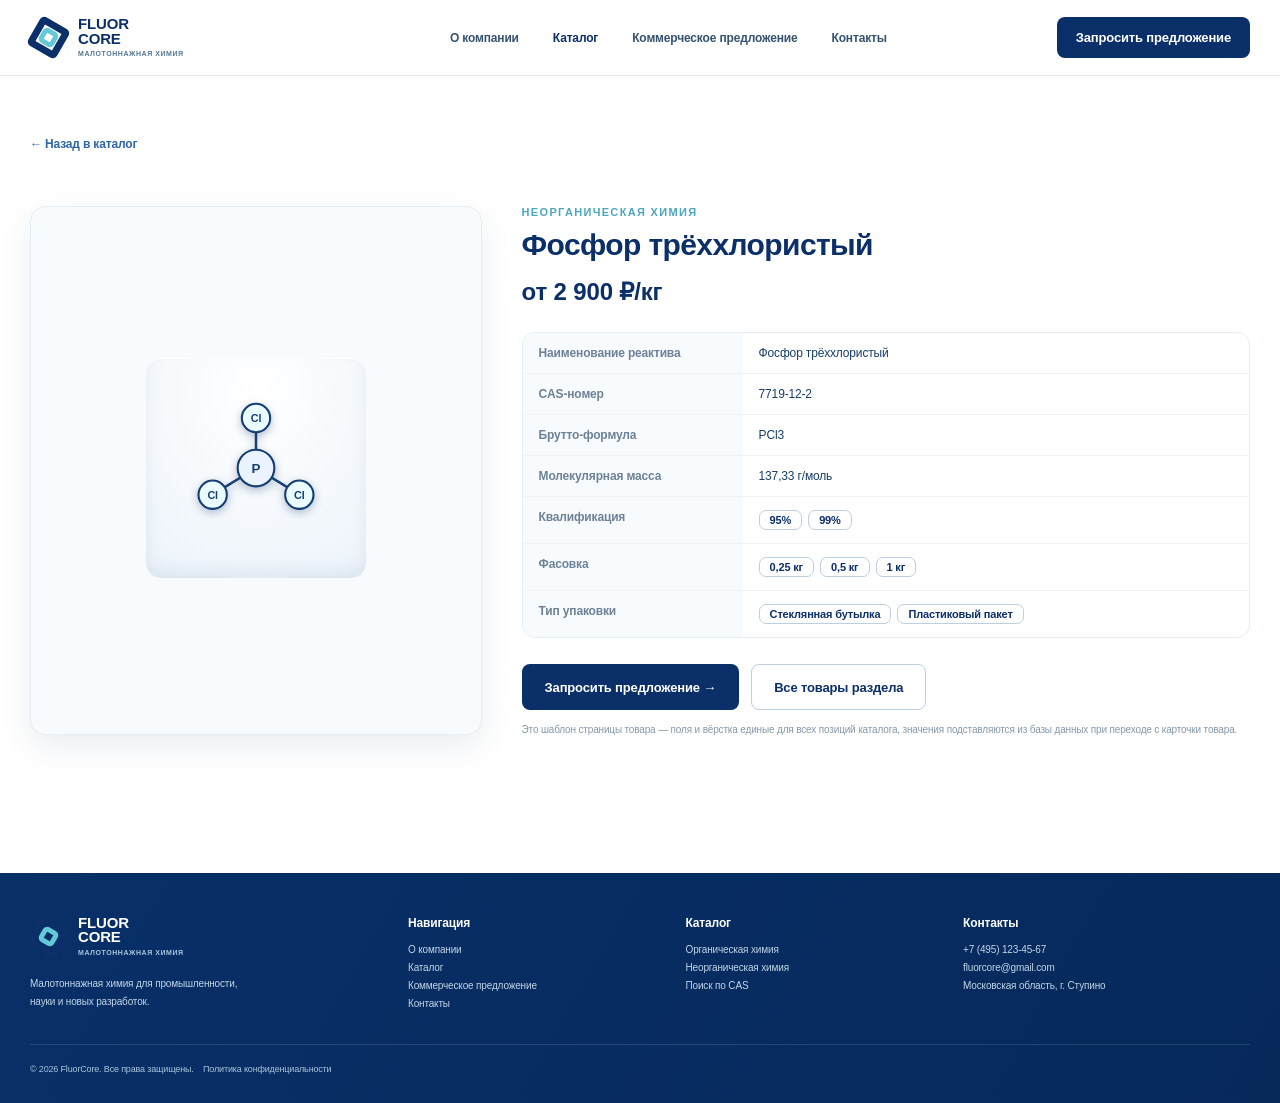
<file: product.html>
<!doctype html>
<html lang="ru">
<head>
<meta charset="utf-8" />
<meta name="viewport" content="width=device-width,initial-scale=1" />
<title>Фосфор трёххлористый (PCl3) — FluorCore</title>
<link rel="icon" href="data:image/svg+xml,%3Csvg xmlns='http://www.w3.org/2000/svg' viewBox='0 0 32 32'%3E%3Crect width='32' height='32' rx='6' fill='%230b2f68'/%3E%3Ccircle cx='11' cy='13' r='3.2' fill='%235ec3d6'/%3E%3Ccircle cx='21' cy='13' r='3.2' fill='%235ec3d6'/%3E%3Ccircle cx='16' cy='21' r='3.2' fill='%235ec3d6'/%3E%3Cline x1='11' y1='13' x2='21' y2='13' stroke='%23fff' stroke-width='1.4'/%3E%3Cline x1='11' y1='13' x2='16' y2='21' stroke='%23fff' stroke-width='1.4'/%3E%3Cline x1='21' y1='13' x2='16' y2='21' stroke='%23fff' stroke-width='1.4'/%3E%3C/svg%3E" />
<link rel="stylesheet" href="assets/css/styles.css" />
</head>
<body>

<header>
  <div class="wrap header-row">
    <a class="logo" href="index.html">
      <span class="logo-mark"></span>
      <span class="logo-text">FLUOR<br>CORE<small>МАЛОТОННАЖНАЯ ХИМИЯ</small></span>
    </a>
    <nav id="primary-nav">
      <a href="index.html#about">О компании</a>
      <a href="catalog.html" class="active">Каталог</a>
      <a href="offer.html">Коммерческое предложение</a>
      <a href="contacts.html">Контакты</a>
    </nav>
    <a href="contacts.html" class="btn primary">Запросить предложение</a>
    <button class="nav-toggle" aria-expanded="false" aria-controls="primary-nav" aria-label="Открыть меню">
      <svg viewBox="0 0 24 24" aria-hidden="true"><path d="M4 6h16M4 12h16M4 18h16" stroke="currentColor" stroke-width="1.8" stroke-linecap="round"/></svg>
    </button>
  </div>
</header>

<main>
  <section class="section" style="padding-bottom:0">
    <div class="wrap">
      <a class="section-link" href="catalog.html#inorganic" style="margin-left:0">← Назад в каталог</a>
    </div>
  </section>

  <section class="section" style="padding-top:14px">
    <div class="wrap product-detail">
      <div class="product-detail-media">
        <div class="formula" style="width:220px;height:220px;border-radius:15px">
          <svg width="180" height="180" viewBox="0 0 180 180">
            <line x1="90" y1="90" x2="90" y2="30" stroke="#153E72" stroke-width="3"/>
            <line x1="90" y1="90" x2="38" y2="122" stroke="#153E72" stroke-width="3"/>
            <line x1="90" y1="90" x2="142" y2="122" stroke="#153E72" stroke-width="3"/>
            <circle cx="90" cy="90" r="22" fill="#eaf3ff" stroke="#153E72" stroke-width="2.5"/>
            <text x="90" y="96" font-size="16" font-weight="800" fill="#153E72" text-anchor="middle">P</text>
            <circle cx="90" cy="30" r="17" fill="#eafcff" stroke="#153E72" stroke-width="2.5"/>
            <text x="90" y="35" font-size="13" font-weight="800" fill="#153E72" text-anchor="middle">Cl</text>
            <circle cx="38" cy="122" r="17" fill="#eafcff" stroke="#153E72" stroke-width="2.5"/>
            <text x="38" y="127" font-size="13" font-weight="800" fill="#153E72" text-anchor="middle">Cl</text>
            <circle cx="142" cy="122" r="17" fill="#eafcff" stroke="#153E72" stroke-width="2.5"/>
            <text x="142" y="127" font-size="13" font-weight="800" fill="#153E72" text-anchor="middle">Cl</text>
          </svg>
        </div>
      </div>
      <div class="product-detail-body">
        <div class="eyebrow">Неорганическая химия</div>
        <h1>Фосфор трёххлористый</h1>
        <div class="product-price">от 2 900 ₽/кг</div>

        <dl class="spec-table">
          <div class="spec-row"><dt>Наименование реактива</dt><dd>Фосфор трёххлористый</dd></div>
          <div class="spec-row"><dt>CAS-номер</dt><dd>7719-12-2</dd></div>
          <div class="spec-row"><dt>Брутто-формула</dt><dd>PCl3</dd></div>
          <div class="spec-row"><dt>Молекулярная масса</dt><dd>137,33 г/моль</dd></div>
          <div class="spec-row"><dt>Квалификация</dt><dd><div class="spec-options"><span class="spec-option">95%</span><span class="spec-option">99%</span></div></dd></div>
          <div class="spec-row"><dt>Фасовка</dt><dd><div class="spec-options"><span class="spec-option">0,25 кг</span><span class="spec-option">0,5 кг</span><span class="spec-option">1 кг</span></div></dd></div>
          <div class="spec-row"><dt>Тип упаковки</dt><dd><div class="spec-options"><span class="spec-option">Стеклянная бутылка</span><span class="spec-option">Пластиковый пакет</span></div></dd></div>
        </dl>

        <div class="product-detail-actions">
          <a class="btn primary" href="contacts.html">Запросить предложение →</a>
          <a class="btn secondary" href="catalog.html">Все товары раздела</a>
        </div>
        <p class="product-note">Это шаблон страницы товара — поля и вёрстка единые для всех позиций каталога, значения подставляются из базы данных при переходе с карточки товара.</p>
      </div>
    </div>
  </section>
</main>

<footer>
  <div class="wrap">
    <div class="footer-grid">
      <div>
        <a class="logo" href="index.html">
          <span class="logo-mark"></span>
          <span class="logo-text">FLUOR<br>CORE<small style="color:#a9c6dc">МАЛОТОННАЖНАЯ ХИМИЯ</small></span>
        </a>
        <p style="margin-top:19px">Малотоннажная химия для промышленности,<br>науки и новых разработок.</p>
      </div>
      <div><h3>Навигация</h3><ul><li><a href="index.html#about">О компании</a></li><li><a href="catalog.html">Каталог</a></li><li><a href="offer.html">Коммерческое предложение</a></li><li><a href="contacts.html">Контакты</a></li></ul></div>
      <div><h3>Каталог</h3><ul><li><a href="catalog.html#organic">Органическая химия</a></li><li><a href="catalog.html#inorganic">Неорганическая химия</a></li><li>Поиск по CAS</li></ul></div>
      <div><h3>Контакты</h3><ul><li>+7 (495) 123-45-67</li><li>fluorcore@gmail.com</li><li>Московская область, г. Ступино</li></ul></div>
    </div>
    <div class="copy">© 2026 FluorCore. Все права защищены. &nbsp;&nbsp; Политика конфиденциальности</div>
  </div>
</footer>

<script src="assets/js/main.js"></script>
</body>
</html>
</file>
<file: assets/css/styles.css>
/* ==========================================================================
   DESIGN TOKENS — «FluorCore»
   Единый источник значений: цвета, отступы, радиусы, тени, типографика,
   breakpoints. Значения зафиксированы по текущему утверждённому прототипу
   Главной страницы — здесь ничего не меняется без согласования дизайна.
   ========================================================================== */

:root{
  /* --- Colors: core palette (as used in approved prototype) --- */
  --navy:#0b2f68;
  --navy-2:#123c73;
  --blue:#2d6bb3;
  --cyan:#5ec3d6;
  --text:#173d68;
  --muted:#6e8196;
  --line:#d9e7f1;
  --soft:#f5f9fc;
  --soft2:#eef6fb;
  --white:#fff;

  /* --- Colors: extended usage tokens (documented from current CSS) --- */
  --color-bg:#fff;
  --color-border-header:#e3ebf2;
  --color-border-section:#e8eff5;
  --color-border-card:#dbe7f0;
  --color-border-card-alt:#dfe9f1;
  --color-border-card-alt2:#dce7f0;
  --color-border-input:#d8e5ef;
  --color-btn-secondary-border:#bcd0e1;
  --color-btn-secondary-border-hover:#8fb1cf;
  --color-icon-border:#2f70b8;
  --color-accent-teal:#4ca6be;
  --color-link:#2d66a4;
  --color-text-muted-2:#536f89;
  --color-text-muted-3:#6f8498;
  --color-text-muted-4:#687f94;
  --color-text-muted-5:#718598;
  --color-text-muted-6:#73879a;
  --color-text-muted-7:#74889b;
  --color-text-muted-8:#75899b;
  --color-text-muted-9:#586f84;
  --color-nav-text:#35536f;
  --color-footer-bg-1:#082f68;
  --color-footer-bg-2:#06295a;
  --color-footer-text:#c2d5e5;
  --color-footer-copy:#a9c4da;
  --color-map-bg:#eef4ef;

  /* --- Spacing scale (px) --- */
  --space-2xs:6px;
  --space-xs:9px;
  --space-sm:11px;
  --space-md:14px;
  --space-lg:16px;
  --space-xl:22px;
  --space-2xl:28px;
  --space-3xl:35px;
  --space-4xl:44px;
  --space-5xl:58px;

  /* --- Radii --- */
  --radius-sm:8px;
  --radius-md:10px;
  --radius-lg:13px;
  --radius-xl:14px;
  --radius-2xl:15px;
  --radius-3xl:18px;
  --radius-round:50%;

  /* --- Shadows --- */
  --shadow-hero:0 16px 40px rgba(23,61,104,.08);

  /* --- Typography --- */
  --font-family:Inter,"Segoe UI",Arial,sans-serif;
  --font-h1:48px;
  --font-h2:31px;
  --font-h2-lg:28px;
  --font-h2-xl:27px;
  --font-h2-search:26px;
  --font-h3-card:20px;
  --font-body:14px;
  --font-small:13px;
  --font-xs:11px;
  --font-2xs:10px;
  --font-3xs:9px;
  --font-4xs:8px;
  --line-height-body:1.72;
  --letter-spacing-tight:-.01em;
  --letter-spacing-h1:-.035em;

  /* --- Layout --- */
  --container-max:1260px;
  --container-gutter:60px;
  --container-gutter-mobile:30px;
  --header-height:76px;
  --hero-min-height:520px;

  /* --- Breakpoints (reference only — used in responsive.css) --- */
  --bp-tablet:1000px;
}
/* ==========================================================================
   COMPONENTS — переиспользуемые элементы (базовые стили, кнопки, header,
   footer, section-заголовки). Используются на всех страницах проекта.
   ========================================================================== */

*{box-sizing:border-box}
html{scroll-behavior:smooth}
body{
  margin:0; background:#fff; color:var(--text);
  font-family:Inter,"Segoe UI",Arial,sans-serif; letter-spacing:-.01em;
}
a{text-decoration:none;color:inherit}
button,input,select{font:inherit}
.wrap{width:min(1260px,calc(100% - 60px));margin:0 auto}
h1,h2,h3,p{margin:0}
h2{font-size:31px;line-height:1.1;color:var(--navy);font-weight:800}

/* SECTION */
.section{padding:58px 0}
.section-title{display:flex;align-items:center;gap:18px;margin-bottom:25px}
.section-title h2{white-space:nowrap}
.section-title:after{content:"";height:1px;background:var(--line);flex:1}
.section-link{margin-left:auto;font-size:12px;font-weight:800;color:#2d66a4;white-space:nowrap}

/* BUTTONS */
.btn{
  height:46px;padding:0 22px;border-radius:8px;border:1px solid transparent; cursor:pointer;
  display:inline-flex;align-items:center;justify-content:center;gap:9px;
  font-size:13px;font-weight:800;white-space:nowrap; transition:.2s ease;
}
.btn.primary{background:var(--navy);color:#fff}
.btn.primary:hover{background:#13418a}
.btn.primary:active{background:#0d3268}
.btn.primary:focus-visible{outline:2px solid var(--cyan);outline-offset:2px}
.btn.secondary{background:#fff;color:var(--navy);border-color:#bcd0e1}
.btn.secondary:hover{border-color:#8fb1cf}
.btn.secondary:active{background:#f3f8fb}
.btn.secondary:focus-visible{outline:2px solid var(--cyan);outline-offset:2px}
.btn.small{height:37px;padding:0 15px;font-size:11px}

.eyebrow{font-size:11px;font-weight:800;letter-spacing:.12em;text-transform:uppercase;color:#4ca6be}

/* HEADER */
header{
  height:76px;border-bottom:1px solid #e3ebf2;background:#fff;position:sticky;top:0;z-index:20
}
.header-row{height:100%;display:flex;align-items:center;justify-content:space-between}
.logo{display:flex;align-items:center;gap:11px;min-width:250px}
.logo-mark{width:37px;height:37px;position:relative;transform:rotate(30deg)}
.logo-mark:before,.logo-mark:after{
  content:"";position:absolute;inset:2px;border:7px solid var(--navy);border-radius:5px
}
.logo-mark:after{inset:10px;border-width:5px;border-color:#64c8d8}
.logo-text{font-size:15px;line-height:.95;font-weight:900;color:var(--navy)}
.logo-text small{display:block;font-size:7px;letter-spacing:.08em;margin-top:5px;color:#547692}
nav{display:flex;align-items:center;gap:34px;font-size:12px;font-weight:700;color:#35536f}
nav a:hover{color:var(--navy)}
nav a.active{color:var(--navy)}
.nav-toggle{
  display:none;width:40px;height:40px;border:1px solid var(--color-btn-secondary-border);
  border-radius:9px;background:#fff;color:var(--navy);align-items:center;justify-content:center;
  flex:none;cursor:pointer
}
.nav-toggle svg{width:20px;height:20px}
.nav-toggle:focus-visible{outline:2px solid var(--cyan);outline-offset:2px}
header .btn{height:41px;padding:0 18px}
header.scrolled{box-shadow:0 4px 16px rgba(11,47,104,.06)}

/* FOOTER */
footer{
  margin-top:60px;background:linear-gradient(120deg,#082f68,#06295a);color:#fff;padding:43px 0 29px
}
.footer-grid{display:grid;grid-template-columns:1.15fr .8fr .8fr 1fr;gap:48px}
footer .logo-text{color:#fff}
footer p,footer li{font-size:10px;line-height:1.8;color:#c2d5e5}
footer h3{font-size:12px;margin-bottom:11px}
footer ul{list-style:none;padding:0;margin:0}
.copy{margin-top:31px;padding-top:19px;border-top:1px solid rgba(255,255,255,.12);font-size:9px;color:#a9c4da}
/* ==========================================================================
   PAGE: HOME (index.html) — секции, специфичные для Главной страницы:
   Hero, Преимущества, Поиск, Каталог, Продукты, О компании, Возможности,
   Процесс/КП, Контакты.
   ========================================================================== */

/* HERO */
.hero{
  padding:22px 0 0;
  background:#fff;
}
.hero-shell{
  position:relative;
  min-height:520px;
  border-radius:18px;
  overflow:hidden;
  border:1px solid #dfeaf2;
  box-shadow:0 16px 40px rgba(23,61,104,.08);
}
.hero-slides{position:absolute;inset:0;z-index:0}
.hero-slide{
  position:absolute;inset:0;opacity:0;transition:opacity .8s ease;pointer-events:none;
}
.hero-slide.active{opacity:1}
.hero-slide img{
  width:100%;height:100%;object-fit:cover;object-position:center;
  filter:saturate(.93) brightness(1.03) contrast(1.02);
}
.hero-slide svg{width:100%;height:100%;display:block}
.hero-overlay{
  position:absolute;inset:0;z-index:1;
  background:
    linear-gradient(90deg,rgba(255,255,255,.96) 0%,rgba(255,255,255,.91) 34%,rgba(255,255,255,.58) 52%,rgba(255,255,255,.12) 76%,rgba(255,255,255,0) 100%);
}
.hero-content{
  position:relative;z-index:2;
  min-height:520px;
  display:flex;flex-direction:column;justify-content:center;
  width:58%;
  padding:64px 0 64px 28px;
}
.hero h1{
  font-size:48px;line-height:1.06;color:var(--navy);font-weight:850;
  letter-spacing:-.035em;max-width:640px
}
.hero p{margin-top:23px;max-width:575px;font-size:14px;line-height:1.72;color:#536f89}
.hero-actions{display:flex;gap:14px;margin-top:28px}
.hero-dots{
  position:absolute;bottom:22px;left:28px;z-index:3;display:flex;gap:8px
}
.hero-dots button{
  width:7px;height:7px;border-radius:50%;background:#d2e0eb;border:0;padding:0;cursor:pointer;
}
.hero-dots button.active{background:var(--navy)}
.hero-dots button:focus-visible{outline:2px solid var(--cyan);outline-offset:3px}

/* BENEFITS */
.benefits{background:var(--soft)}
.benefit-grid{display:grid;grid-template-columns:repeat(4,1fr);gap:13px}
.benefit{
  min-height:108px;padding:22px 24px;display:grid;grid-template-columns:39px 1fr;gap:14px;
  border:1px solid #e6eef5;border-radius:13px;background:#ffffff;
  box-shadow:0 8px 20px rgba(23,61,104,.06);
  transition:transform .2s ease,box-shadow .2s ease
}
.benefit:hover{transform:translateY(-2px);box-shadow:0 12px 26px rgba(23,61,104,.1)}
.benefit-icon{
  width:36px;height:36px;border:2px solid #2f70b8;border-radius:10px;color:#2f70b8;
  display:grid;place-items:center;font-weight:900;font-size:11px
}
.benefit-icon svg{width:18px;height:18px;display:block}
.benefit h3{font-size:13px;color:var(--navy);margin-bottom:6px}
.benefit p{font-size:10px;line-height:1.55;color:#73879a}

/* SEARCH */
.search-section{padding:44px 0 24px}
.search-card{
  padding:28px 28px 23px;border:1px solid #e6eef5;border-radius:15px;
  background:#ffffff;
  box-shadow:0 10px 28px rgba(23,61,104,.08)
}
.search-card h2{font-size:26px;margin-bottom:20px}
.search-row{display:grid;grid-template-columns:1.85fr .62fr .53fr .53fr 110px;gap:11px}
.field{
  height:45px;border:1px solid #d8e5ef;border-radius:8px;background:#fff;color:#7890a5;
  display:flex;align-items:center;padding:0 13px;font-size:11px
}
.field-icon{width:14px;height:14px;flex:none;color:#8ea3b6}
.search-note{margin-top:10px;font-size:10px;color:#8599aa}

/* CATEGORIES */
.category-grid{display:grid;grid-template-columns:1fr 1fr;gap:16px}
.category-card{
  position:relative;min-height:190px;border:1px solid #e6eef5;border-radius:14px;
  background:linear-gradient(135deg,#f7fbfe,#eef7fc);overflow:hidden;padding:25px;
  box-shadow:0 10px 28px rgba(23,61,104,.08);
  transition:transform .2s ease,box-shadow .2s ease
}
.category-card:hover{transform:translateY(-3px);box-shadow:0 16px 36px rgba(23,61,104,.12)}
.category-card h3{font-size:20px;color:var(--navy);margin-bottom:11px}
.category-card p{font-size:11px;line-height:1.55;color:#708499;max-width:295px}
.category-card .btn{margin-top:20px}
.category-card img{
  position:absolute;right:0;bottom:0;width:46%;height:100%;object-fit:cover;
  mix-blend-mode:multiply;opacity:.96
}

/* PRODUCTS */
.products{display:grid;grid-template-columns:repeat(5,1fr);gap:13px}
.product{
  min-height:267px;border:1px solid #e6eef5;border-radius:13px;padding:18px;background:#fff;
  display:flex;flex-direction:column;
  box-shadow:0 8px 20px rgba(23,61,104,.06);
  transition:transform .2s ease,box-shadow .2s ease
}
.product:hover{transform:translateY(-3px);box-shadow:0 14px 30px rgba(23,61,104,.1)}
.formula{
  height:73px;display:grid;place-items:center;color:#153e72;margin-bottom:6px;
  border-radius:12px;
  background:radial-gradient(120% 140% at 50% 15%,#ffffff 0%,#eef5fb 65%,#e1ecf6 100%);
  box-shadow:inset 0 1px 0 rgba(255,255,255,.9),inset 0 -8px 16px rgba(23,61,104,.07)
}
.formula svg{filter:drop-shadow(0 3px 4px rgba(11,47,104,.3)) drop-shadow(0 -1px 0 rgba(255,255,255,.7))}
.product h3{font-size:13px;color:var(--navy);margin:7px 0 10px}
.meta{font-size:10px;line-height:1.7;color:#6f8498}
.product .btn{margin-top:auto;align-self:flex-start}

/* ABOUT */
.about{
  display:grid;grid-template-columns:.72fr 1.28fr;overflow:hidden;border-radius:15px;
  border:1px solid #dbe7f0;background:#f7fbfe;
  box-shadow:0 12px 32px rgba(23,61,104,.09)
}
.about-img{min-height:285px}
.about-img img{width:100%;height:100%;object-fit:cover}
.about-copy{padding:31px 35px}
.about-copy h2{font-size:28px;margin:7px 0 13px}
.about-copy p{font-size:11px;line-height:1.62;color:#687f94}
.stats{display:grid;grid-template-columns:repeat(4,1fr);gap:16px;margin-top:25px}
.stat strong{display:block;font-size:23px;color:var(--navy)}
.stat span{font-size:9px;color:#74889b}

/* CAPABILITIES */
.cap-grid{display:grid;grid-template-columns:repeat(4,1fr);gap:13px}
.cap{
  min-height:170px;border:1px solid #e6eef5;border-radius:13px;background:#ffffff;
  padding:20px; position:relative; overflow:hidden;
  box-shadow:0 10px 28px rgba(23,61,104,.08);
  transition:transform .2s ease,box-shadow .2s ease
}
.cap:hover{transform:translateY(-3px);box-shadow:0 16px 36px rgba(23,61,104,.12)}
.cap-thumb{
  position:absolute; right:10px; top:10px; width:68px; height:54px; border-radius:10px;
  overflow:hidden; border:1px solid #dfe9f1; background:#eef6fb
}
.cap-thumb img{width:100%;height:100%;object-fit:cover}
.cap-icon{font-size:22px;color:#2d6eb6}
.cap-icon svg{width:24px;height:24px;display:block}
.cap h3{font-size:13px;color:var(--navy);margin:10px 0 7px; max-width:120px}
.cap p{font-size:10px;line-height:1.5;color:#718598; max-width:150px}

/* PROCESS / COMMERCIAL OFFER */
.process{display:grid;grid-template-columns:repeat(8,1fr);gap:9px}
.step{
  min-height:145px;border:1px solid #e6eef5;border-radius:13px;background:#ffffff;
  padding:15px 11px;
  box-shadow:0 8px 20px rgba(23,61,104,.06);
  transition:transform .2s ease,box-shadow .2s ease
}
.step:hover{transform:translateY(-2px);box-shadow:0 12px 26px rgba(23,61,104,.1)}
.step .num{font-size:11px;font-weight:900;color:#2a73b9;margin-bottom:17px}
.step h3{font-size:10px;color:var(--navy);margin-bottom:7px}
.step p{font-size:8px;line-height:1.45;color:#75899b}

/* CONTACTS */
.contact{
  display:grid;grid-template-columns:.86fr .78fr 1.26fr;border:1px solid #dbe7f0;
  border-radius:14px;overflow:hidden;background:#f8fbfd;
  box-shadow:0 12px 32px rgba(23,61,104,.09)
}
.contact-copy,.contact-info{padding:29px}
.contact-copy{border-right:1px solid #dce6ee}
.contact-copy h2{font-size:27px;margin:8px 0 12px}
.contact-copy p{font-size:10px;line-height:1.6;color:#73879a;margin-bottom:19px}
.contact-info{font-size:13px;line-height:1.7;color:#586f84}
.c-row{display:flex;align-items:flex-start;gap:12px;margin-bottom:19px}
.c-row:last-child{margin-bottom:0}
.c-icon{width:20px;height:20px;flex:none;color:#2d6bb3;margin-top:2px}
.c-row:last-child .c-icon{margin-top:5px}
.map{min-height:260px;background:#eef4ef;position:relative;overflow:hidden;display:block}
.map svg{width:100%;height:100%;display:block}
.map img{width:100%;height:100%;display:block;object-fit:cover;min-height:260px}

/* ==========================================================================
   PAGE: CATALOG (catalog.html) — заголовок раздела + якоря органика/неорганика
   ========================================================================== */
.catalog-hero{padding:36px 0 8px}
.catalog-hero h1{font-size:34px;color:var(--navy);font-weight:850;letter-spacing:-.02em}
.catalog-hero p{margin-top:12px;max-width:640px;font-size:13px;line-height:1.7;color:#6e8196}
.catalog-section{padding:36px 0}
.catalog-section h2{font-size:24px}
.catalog-section .products{grid-template-columns:repeat(4,1fr)}

/* ==========================================================================
   PAGE: PRODUCT (product.html) — шаблон карточки товара
   ========================================================================== */
.product-detail{
  display:grid;grid-template-columns:.62fr 1fr;gap:40px;
  padding:40px 0 20px
}
.product-detail-media{
  border:1px solid #e6eef5;border-radius:15px;background:#f7fbfe;
  display:grid;place-items:center;min-height:340px;
  box-shadow:0 12px 32px rgba(23,61,104,.09)
}
.product-detail-media .formula{width:220px;height:220px;border-radius:15px}
.product-detail-media .formula svg{width:150px;height:150px}
.product-detail-body .eyebrow{margin-bottom:10px}
.product-detail-body h1{font-size:30px;color:var(--navy);font-weight:850;letter-spacing:-.02em;max-width:520px}
.product-price{margin-top:16px;font-size:24px;font-weight:900;color:var(--navy)}
.spec-table{margin-top:26px;border:1px solid #e6eef5;border-radius:13px;overflow:hidden}
.spec-row{display:grid;grid-template-columns:220px 1fr;font-size:12px;border-bottom:1px solid #eef3f8}
.spec-row:last-child{border-bottom:0}
.spec-row dt{padding:13px 16px;background:#f7fbfe;color:#6e8196;font-weight:700}
.spec-row dd{margin:0;padding:13px 16px;color:var(--text)}
.spec-options{display:flex;flex-wrap:wrap;gap:6px}
.spec-option{
  border:1px solid #bcd0e1;border-radius:7px;padding:3px 10px;font-size:11px;font-weight:700;color:var(--navy)
}
.product-detail-actions{margin-top:26px;display:flex;gap:12px}
.product-note{margin-top:14px;font-size:10px;color:#8599aa}

/* ==========================================================================
   PAGE: OFFER (offer.html) — коммерческое предложение, длинный текст
   ========================================================================== */
.offer-article{padding:40px 0 20px;max-width:760px}
.offer-article h1{font-size:34px;color:var(--navy);font-weight:850;letter-spacing:-.02em;margin-bottom:22px}
.offer-article h2{font-size:20px;margin:34px 0 14px}
.offer-article p{font-size:13px;line-height:1.85;color:#3f5872;margin-bottom:14px}
.offer-article ul{margin:0 0 14px;padding-left:20px;font-size:13px;line-height:1.85;color:#3f5872}
.offer-article li{margin-bottom:6px}
.offer-cta{margin-top:30px}

/* ==========================================================================
   PAGE: CONTACTS (contacts.html) — расширенный блок контактов с настоящей картой
   ========================================================================== */
.contacts-hero{padding:36px 0 8px}
.contacts-hero h1{font-size:34px;color:var(--navy);font-weight:850;letter-spacing:-.02em}
.contacts-page .map{min-height:420px}
/* ==========================================================================
   RESPONSIVE — breakpoints. Текущий milestone — финализация Desktop
   (1440 / 1280 / 1024). Ниже сохранён утверждённый tablet-breakpoint
   (≤1000px) без изменений, плюс дополнительный safety-breakpoint для узких
   мобильных экранов (≤640px), чтобы страница не ломалась и не появлялся
   горизонтальный скролл — это не влияет на desktop-вид.
   ========================================================================== */

@media(max-width:1000px){
  .nav-toggle{display:flex}
  nav{
    position:absolute;top:76px;left:0;right:0;z-index:19;
    flex-direction:column;align-items:stretch;gap:0;
    background:#fff;border-bottom:1px solid var(--color-border-header);
    box-shadow:0 14px 28px rgba(23,61,104,.1);
    opacity:0;pointer-events:none;transform:translateY(-6px);
    transition:opacity .18s ease,transform .18s ease
  }
  nav.nav-open{opacity:1;pointer-events:auto;transform:translateY(0)}
  nav a{padding:14px 24px;border-bottom:1px solid var(--color-border-header)}
  nav a:last-child{border-bottom:none}
  .wrap{width:min(1260px,calc(100% - 30px))}
  .hero-content{width:100%;padding:46px 24px;min-height:500px}
  .hero-overlay{background:linear-gradient(90deg,rgba(255,255,255,.97),rgba(255,255,255,.84) 70%,rgba(255,255,255,.55))}
  .about,.contact{grid-template-columns:1fr}
  .products,.process,.cap-grid,.benefit-grid{grid-template-columns:repeat(2,1fr)}
  .catalog-section .products{grid-template-columns:repeat(2,1fr)}
  .search-row{grid-template-columns:1fr 1fr}
  .search-row .field:first-child{grid-column:1/-1}
  .product-detail{grid-template-columns:1fr}
  .spec-row{grid-template-columns:160px 1fr}
}

/* Safety breakpoint for narrow mobile screens (not part of current milestone,
   included so the page doesn't break/overflow on phones). */
@media(max-width:640px){
  .hero h1{font-size:32px;max-width:100%}
  .hero p{font-size:13px}
  .hero-actions{flex-wrap:wrap}
  .products,.process,.cap-grid,.benefit-grid,.category-grid{grid-template-columns:1fr}
  .catalog-section .products{grid-template-columns:1fr}
  .search-row{grid-template-columns:1fr}
  .search-row .field:first-child{grid-column:auto}
  .footer-grid{grid-template-columns:1fr 1fr;gap:28px}
  .header-row{gap:8px}
  .header-row .btn{height:36px;padding:0 12px;font-size:10px;font-weight:700}
  .logo{min-width:0;gap:8px}
  .logo-mark{width:30px;height:30px}
  .logo-text{font-size:12px}
  .logo-text small{font-size:6px}
  .nav-toggle{width:36px;height:36px}
  .nav-toggle svg{width:18px;height:18px}
  /* Длинные заголовки секций переносятся, а не растягивают страницу */
  .section-title{flex-wrap:wrap;row-gap:8px}
  .section-title h2{white-space:normal}
  .section-link{margin-left:0}
  .category-card{padding:20px 18px 22px}
  .category-card h3,.category-card p{max-width:calc(100% - 78px)}
  .category-card img{
    top:20px;right:20px;bottom:auto;left:auto;
    width:56px;height:56px;border-radius:12px;object-fit:cover
  }
  .spec-row{grid-template-columns:1fr;gap:2px}
  .product-detail-body h1{font-size:23px;max-width:100%}
  .product-price{font-size:19px}
  .product-detail-media{min-height:220px}
  .product-detail-media .formula{width:150px;height:150px}
  .product-detail-media .formula svg{width:110px;height:110px}
  .product-detail-actions{flex-direction:column;align-items:stretch}
  .product-detail-actions .btn{width:100%;white-space:normal}
}
</file>
